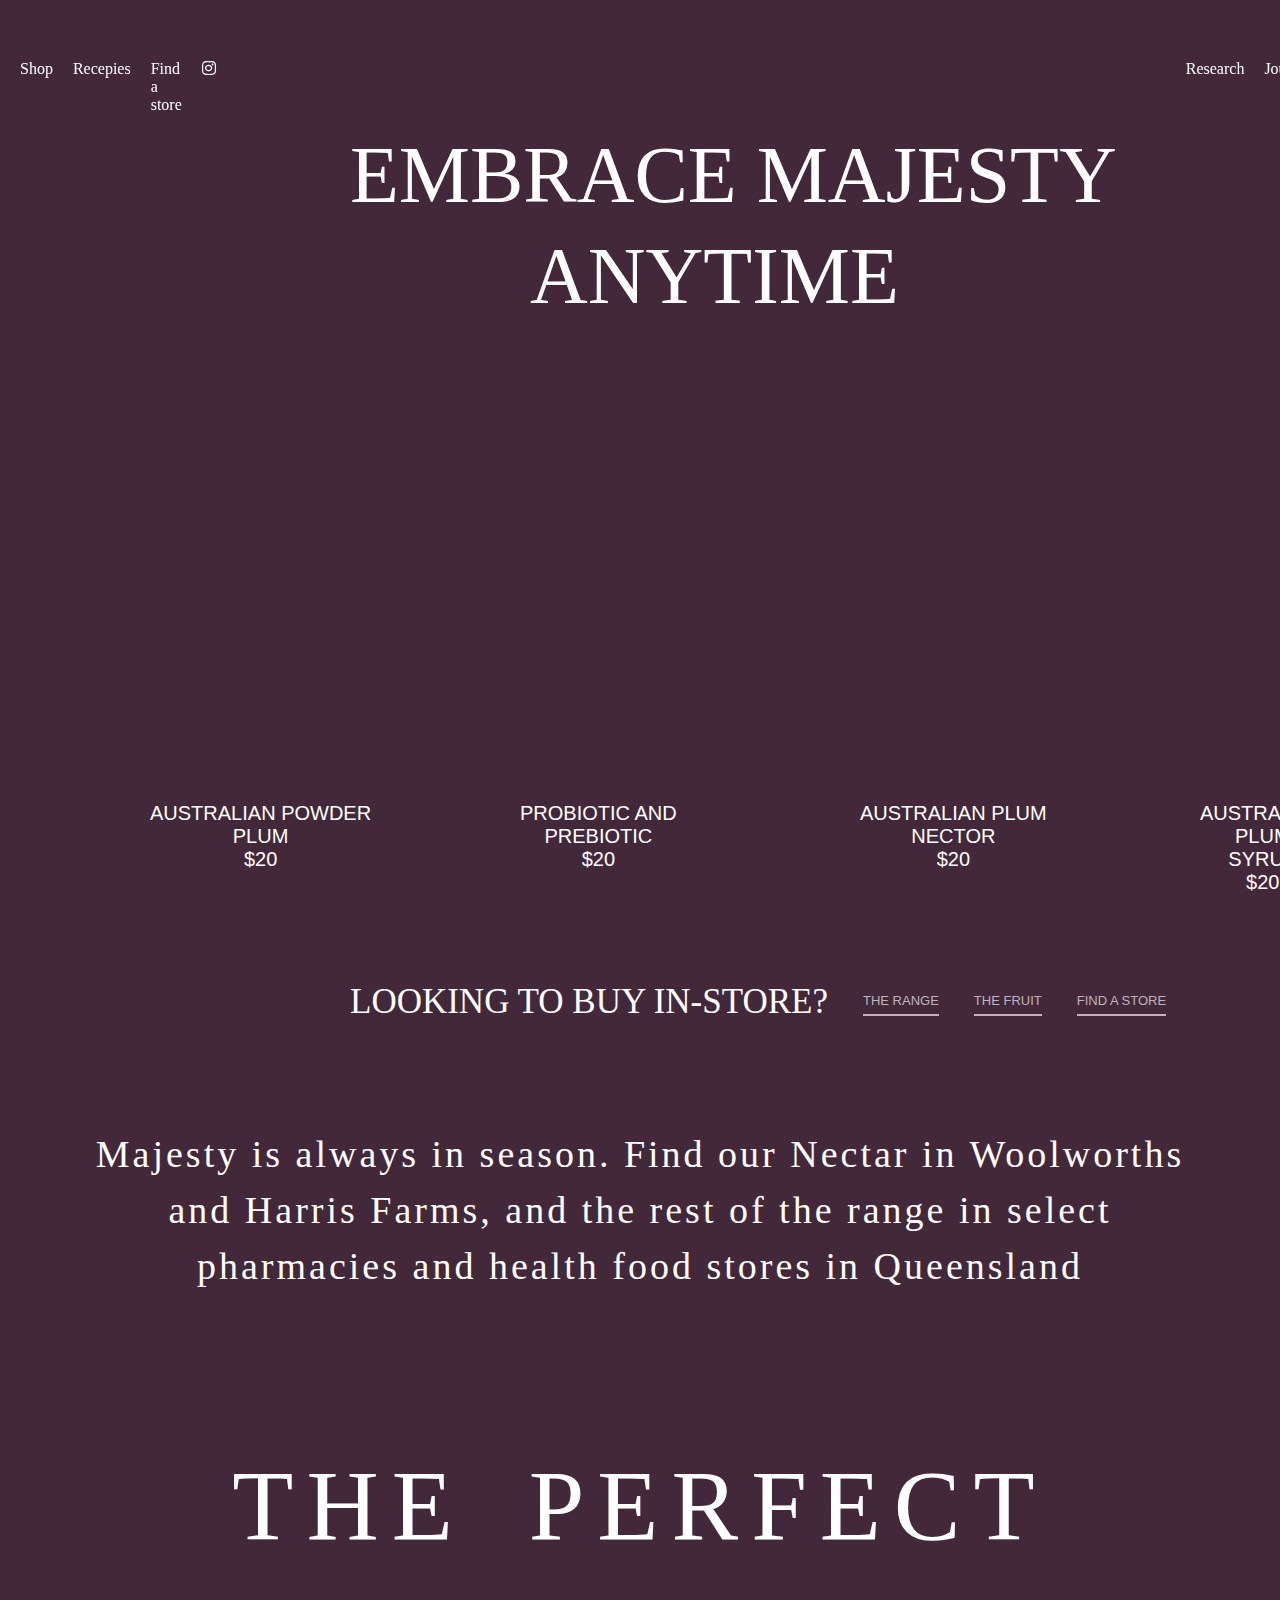
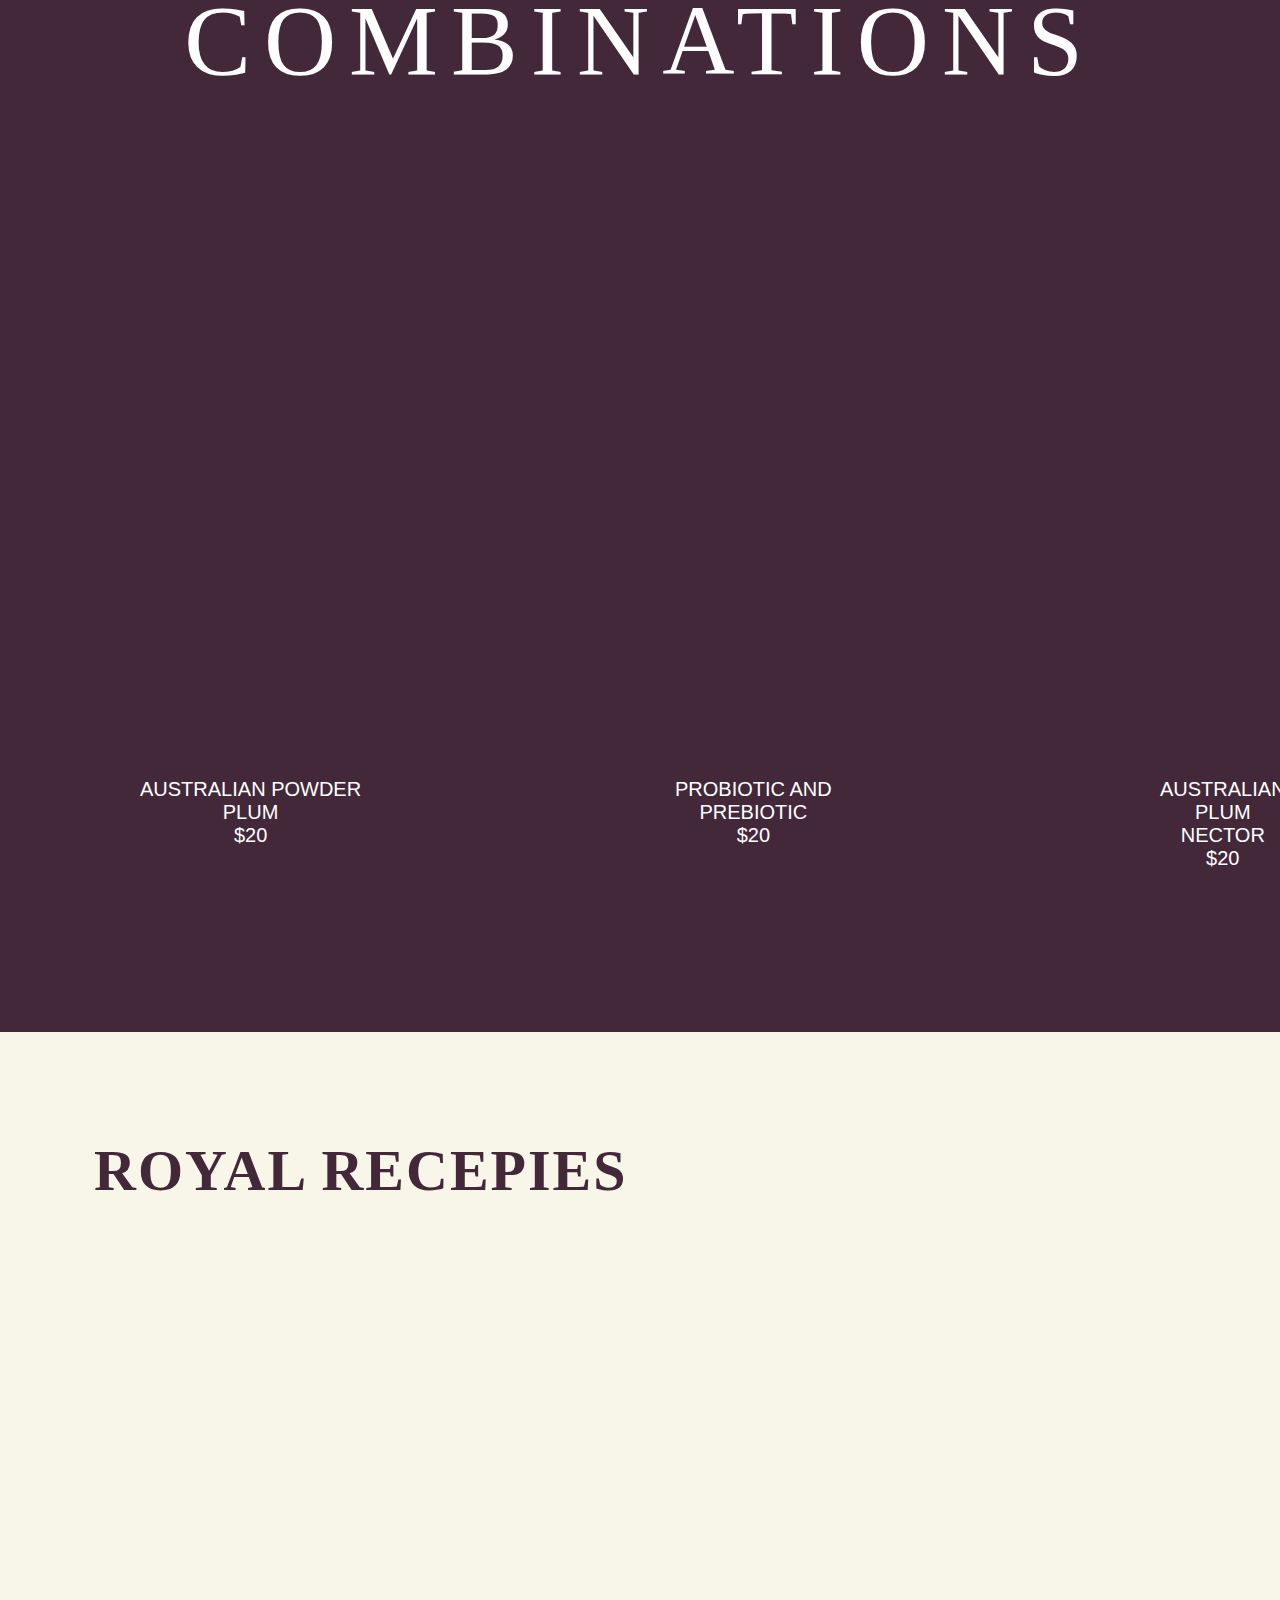
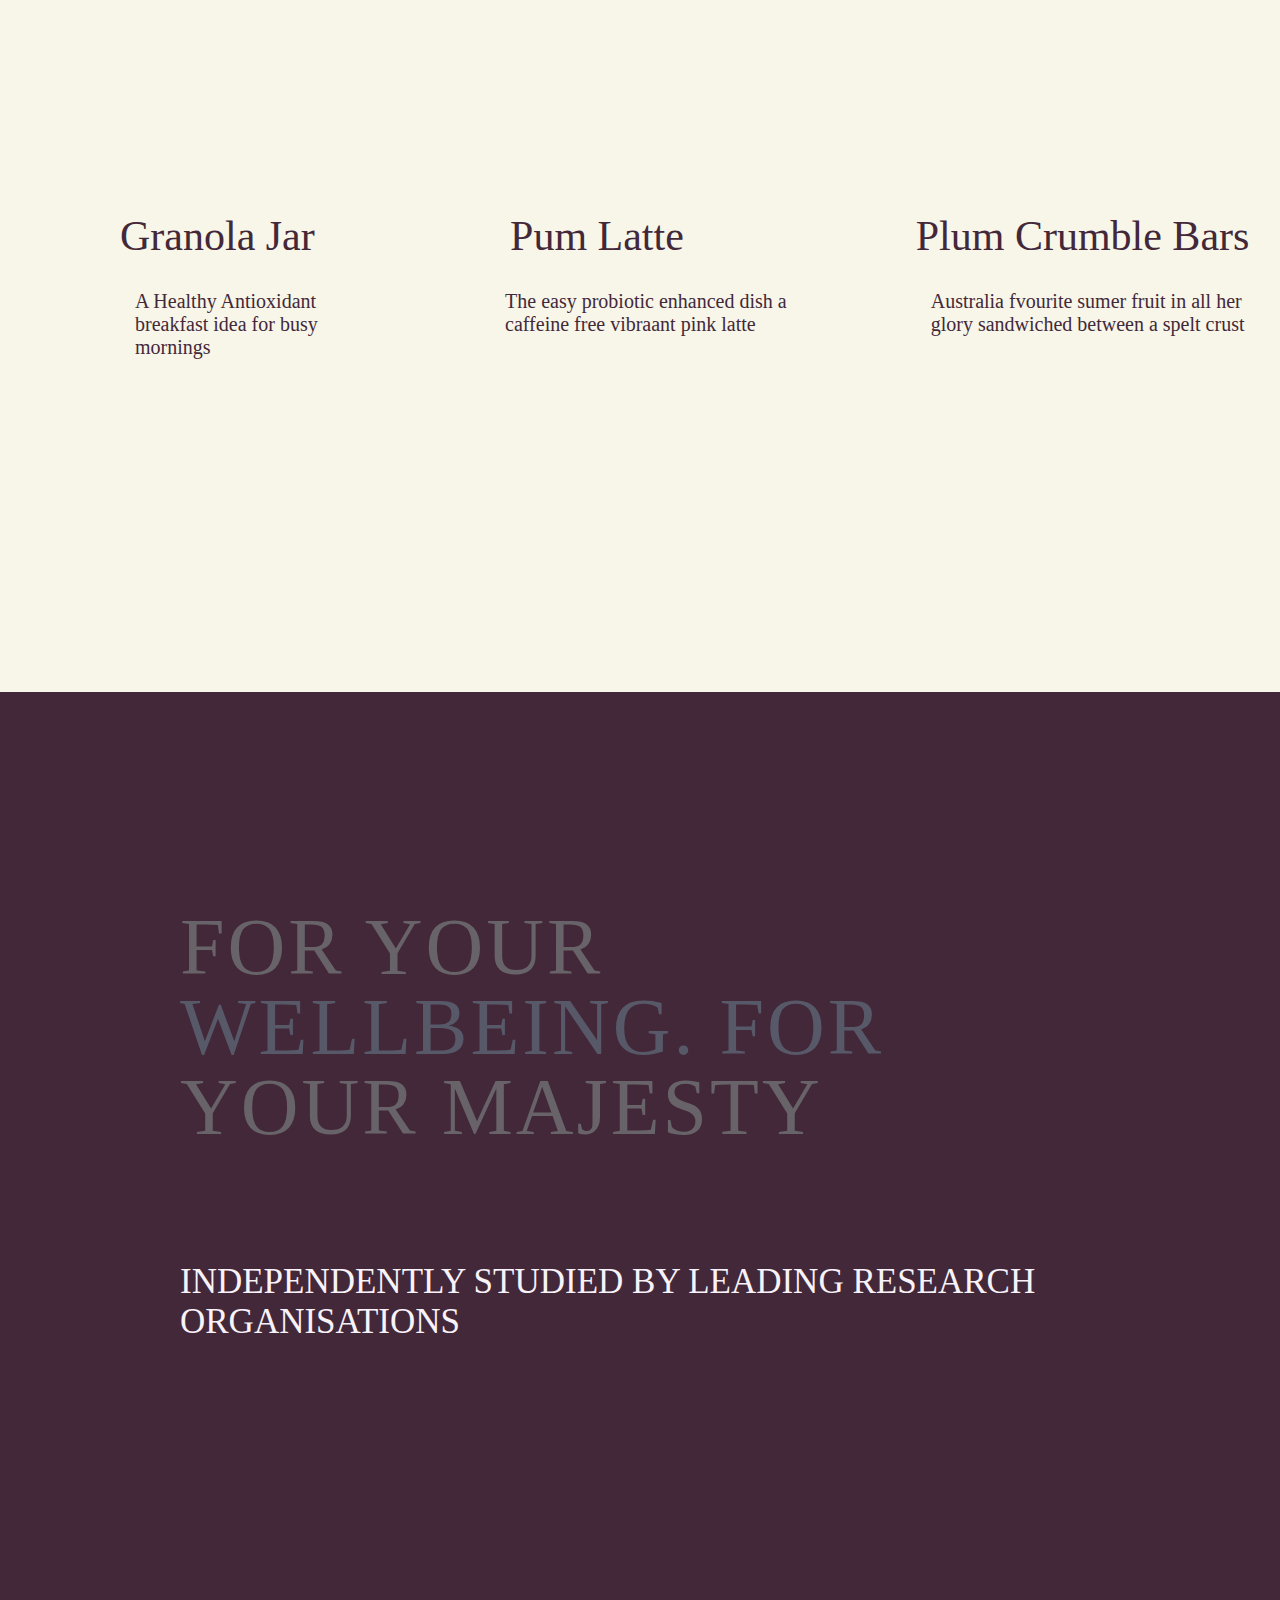
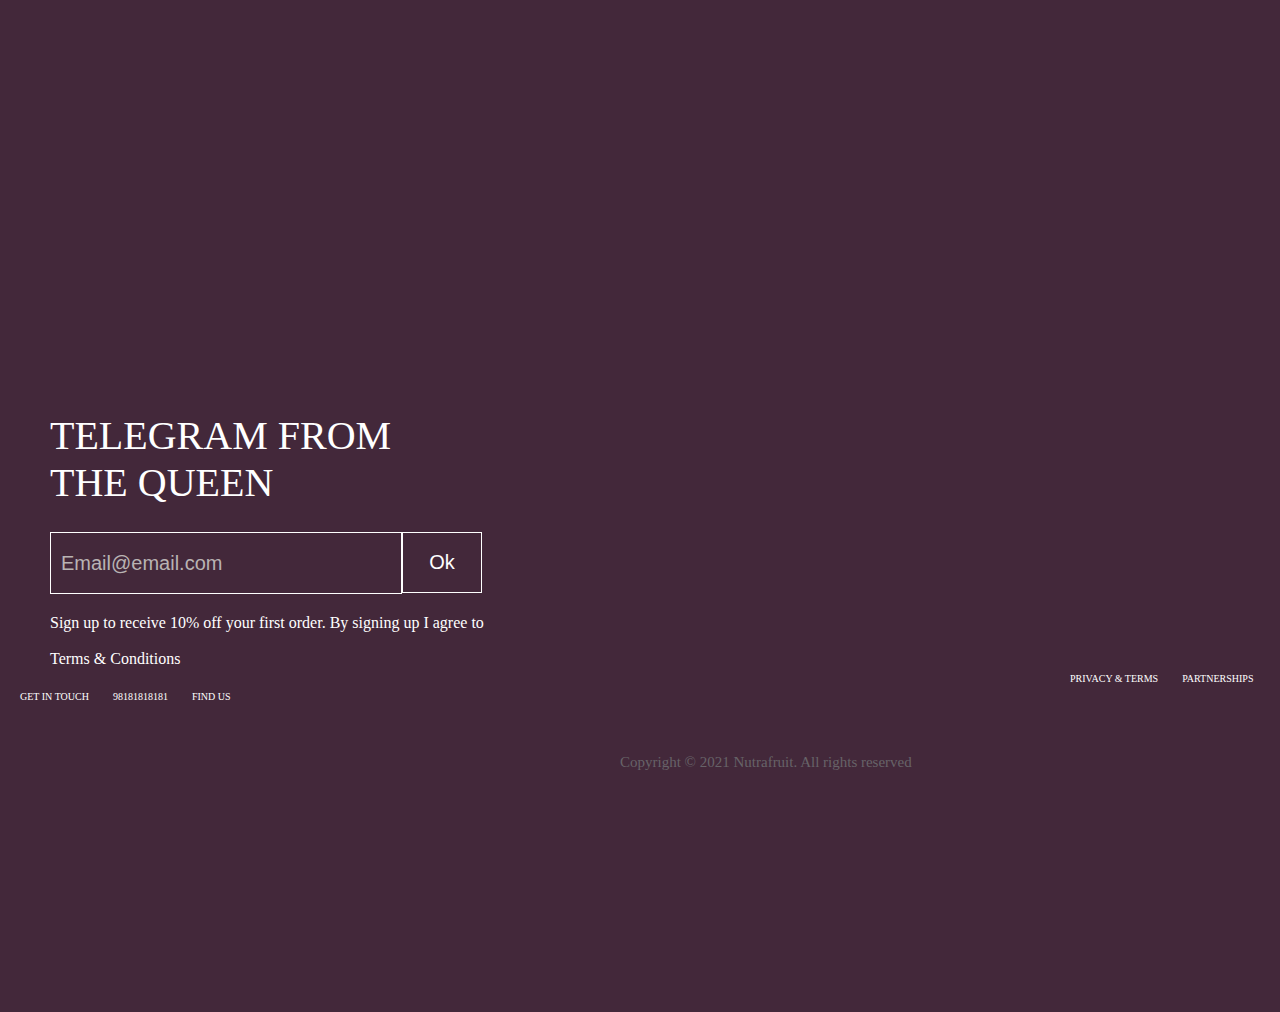
<file: index.html>
<!DOCTYPE html>
<html lang="en">
<head>
    <meta charset="UTF-8">
    <meta name="viewport" content="width=device-width, initial-scale=1.0">
    <title>Shop</title>
    <link rel="stylesheet" href="shop.css">
    <link rel="stylesheet" href="https://cdnjs.cloudflare.com/ajax/libs/font-awesome/6.5.1/css/all.min.css">
    <link rel="stylesheet" href="https://cdnjs.cloudflare.com/ajax/libs/font-awesome/6.5.1/css/all.min.css">
</head>

<body class="">
    
    <nav >
        <a class="anchor" href="shop.html">Shop</a> 
        <a class="anchor" href="https://www.queengarnet.com/recipes">Recepies</a> 
        <a onclick="nav()"  class="anchor" href="#">Find a store</a> 
        <a class="anchor" href=""><i class="fa-brands fa-instagram"></i></a>
        <span id="a"><a class="anchor" href="https://www.queengarnet.com/research">Research</a></span>
        <a class="anchor" href="https://www.queengarnet.com/journal">Journal</a> 
        <a class="anchor" href="Aboutus.html">About us </a>
        <div class="icon-cart anchor"  ><i style="font-size: 20px;" class="fa-solid fa-cart-shopping"> <span class="cartvalue">0</span></i></div>

    </nav>
      
       <h1 id="heading1">EMBRACE MAJESTY</h1>
       <h1 id="heading2">ANYTIME</h1>
       <div class="navbarr flex">
        
      <a class="link"><div id="img"> </div></a> <button class="button1" >AUSTRALIAN POWDER <br> PLUM <br> $20</button>    
      <a class="link2"><div id="img2"> </div></a> <button class="button2" >PROBIOTIC AND <br> PREBIOTIC <br> $20</button>    

      <a class="link3"><div id="img3"> </div></a> <button class="button3" >AUSTRALIAN PLUM <br> NECTOR <br> $20</button>    

      <a class="link4"><div id="img4"> </div></a> <button class="button4" >AUSTRALIAN PLUM <br> SYRUP <br> $20</button>    
       
       </div>
     

       <div class="inline">
        <h3 class="h3tag">LOOKING TO BUY IN-STORE?</h3>
        <button onclick="showRoute('divrange')"  class="range"> THE RANGE   </button>
        <button onclick="showRoute('divfruit')" class="fruit "> THE FRUIT   </button>
        <button onclick="nav()" class="store"> FIND A STORE  </button>
       </div>

       <!-- side navbar -->

       <div id="navbar" class="sidebar">
        <h1 class="hed">FIND A STORE </h1>
        <button onclick="closee()" class="close">X</button>
        <input class="search" id="search-items" onkeyup="search()" type="text" placeholder="Please Enter Your Product">
        <button id="search"><i style="font-size: 24px;" class="fa fa-search" aria-hidden="true"></i></button>
        <p class="navpara">The Queen's extended range of royal products may not be available at every store. To avoid disappointment, please contact the store for product information. If you'd like Queen Garnet products stocked at your local store, please contact us at info@nutrafruit.com.au    </p>
        <div class="scrolll" id="scrolll">
            <h1 class="nav-shop"> <span id="head2">  PLUM =  $20  </span></h1>
            <h1 class="nav-shop"><span id="head2">AUSTRALIAN POWDER = $20 </span></h1>
            <h1 class="nav-shop"> <span id="head2">PROBIOTIC AND PREBIOTIC POWDER = $25 </span></h1>
            <h1 class="nav-shop"><span id="head2">PLUM NECTOR =  $30 </span></h1>
            <h1 class="nav-shop"><span id="head2"> PLUM SYRUP = $40 </span></h1>
            <h1 class="nav-shop"><span id="head2"> PLUM = $20 </span></h1>
            <h1 class="nav-shop"><span id="head2">PROBIOTIC POWDER = $25 </span></h1>
            <h1 class="nav-shop"><span id="head2"> POWDER PLUM = $30 </span></h1>
            <h1 class="nav-shop"><span id="head2"> ROOT = $40 </span></h1>
            <h1 class="nav-shop"><span id="head2"> JAM = $25 </span></h1>
            <h1 class="nav-shop"><span id="head2"> PROBIOTIC JAM = $35 </span></h1>
            <h1 class="nav-shop"><span id="head2">PLUM PURIST = $40 </span></h1>
            <h1 class="nav-shop"><span id="head2">THE DAILY BOOST = $45 </span></h1>
            <h1 class="nav-shop"><span id="head2">THE SUNDAY BAKER = $55 </span></h1>
            <h1 class="nav-shop"><span id="head2"> THE PURPLE BAKER = $55 </span></h1>
            
            
        </div>
       </div>


    <div id="divrange" class="rangee-content active">
        <h2 id="hd1">Majesty is always in season. Find our Nectar in Woolworths</h2>
        <h2 id="hd2">and Harris Farms, and the rest of the range in select</h2>
        <h2 id="hd3">pharmacies and health food stores in Queensland            </h2>
        <h1 id="hd4">THE PERFECT</h1>
        <h1 id="hd5">COMBINATIONS        </h1>
        <div class="flexx">
         <a  href=""><a class="link5"><div id="img"> </div></a> <button class="button5" >AUSTRALIAN POWDER <br> PLUM <br> $20</button>   </a>  
         <a  href=""><a class="link6"><div id="img2"> </div></a> <button class="button6" >PROBIOTIC AND <br> PREBIOTIC <br> $20</button>   </a>  

         <a  href=""><a class="link7"><div id="img3"> </div></a> <button class="button7" >AUSTRALIAN PLUM <br> NECTOR <br> $20</button>   </a>  
        </div>
    </div>
    <div id="divfruit" class="rangee-content">
            <h2 id="hd1">One's visits are fleeting! You can enjoy the majesty of our</h2>
            <h2 id="hd2">fresh, juicy Queen Garnet plums every year from February          </h2>
            <h2 id="hd3">until April. When she's not in season, you can shop her          </h2>
            <h1 id="hd4">PERFECT NEW</h1>
            <h1 id="hd5">PRODUCTS HERE        </h1>
            <div class="flex">
             <a  href=""><a class="link5"><div id="img"> </div></a> <button class="button5" >THE PLUM  <br> PURIST <br> $200</button>   </a>  
             <a  href=""><a class="link6"><div id="img2"> </div></a> <button class="button6" >THE DAILY  <br> BOOST <br> $100</button>   </a>  
    
             <a  href=""><a class="link7"><div id="img3"> </div></a> <button class="button7" >THE SUNDAY  <br> BAKER <br> $120</button>   </a>  
            </div>
    </div>
     <div class="recepies">
        <h2 class="royal">    ROYAL RECEPIES</h2>
        <div class="recepiecontainer">
            <div class="container1">
                <div class="classs imgg1"></div>
            </div>
            <div class="container2">
                <div class="classs imgg2"></div>
            </div>
            <div class="container3">
                <div class="classs imgg3"></div>
            </div>
        </div>
        <div class="details">
            <div class="inner">
               <a style="color: #43283A;  text-decoration: none;" href="https://www.queengarnet.com/recipes/granola-jar"> <h1 class="name">Granola Jar</h1></a>
               <a style="color: #43283A;  text-decoration: none;" href="https://www.queengarnet.com/recipes/granola-jar"> <p class="parafor">A Healthy Antioxidant breakfast idea for busy mornings</p></a>
            </div>
            <div class="inner">
                <a href="https://www.queengarnet.com/recipes/plum-latte"></a><h1 class="name name1">Pum Latte</h1></a>
                <a href="https://www.queengarnet.com/recipes/plum-latte"></a><p class="parafor ">The easy probiotic enhanced dish a caffeine free vibraant pink latte</p></a>
            </div>
            <div class="inner">
                <a href="https://www.queengarnet.com/recipes/plum-crumble-bars"></a><h1 class="name">Plum Crumble Bars</h1></a>
                <a href="https://www.queengarnet.com/recipes/plum-crumble-bars"></a><p class="parafor">Australia  fvourite sumer fruit in all her glory sandwiched between a spelt crust</p></a>
            </div>
     </div>
     </div>


     <div class="plum">
        <h2 id="hone">FOR YOUR </h2>
        <h2 id="htwo">  WELLBEING. FOR</h2>
          <h2 id="hthree">   YOUR MAJESTY</h2>
          <h3 id="hfour">INDEPENDENTLY STUDIED BY LEADING RESEARCH ORGANISATIONS</h3>
         </div>
  
  
         <div class="last">
          <div class="logo">
           
          </div>
          <h1 class="hone">TELEGRAM FROM <br> THE QUEEN</h1>
          <input class="form" type="email" placeholder="Email@email.com">
          <button class="buttonn">Ok</button>
          <p class="pg">Sign up to receive 10% off your first order. By signing up I agree to  <br> <br> Terms & Conditions</p>
          <h2 class="nature">NutraFruit</h3>
              <h3 class="focus">Naturally better</h3>
              
                  <a class="linkk links"  href="">PRIVACY & TERMS</a>
                  <a class="linkk" href="">PARTNERSHIPS</a>
                  <a class="linkk" href="">GET IN TOUCH</a>
                  <a class="linkk" href="">98181818181</a>
                   <a class="linkk" href="">FIND US</a>
             
              <p class="done">Copyright © 2021 Nutrafruit. All rights reserved</p>
         </div>
         

<!-- cart -->

<div class="cartTab"> 
    <h1>Shopping Cart</h1>

    <!-- list of items in cart -->
    <div class="listCart">
        
    </div>

    <!-- cartbuttons -->
    <div class="btnn">
        <button class="closee">CLOSE</button>
        <button class="checkOut">Check Out</button>
    </div>
</div>


        
    
        <script src="shop.js"></script>
        <script src="cart.js"></script>
      
</body>
</html>
</file>
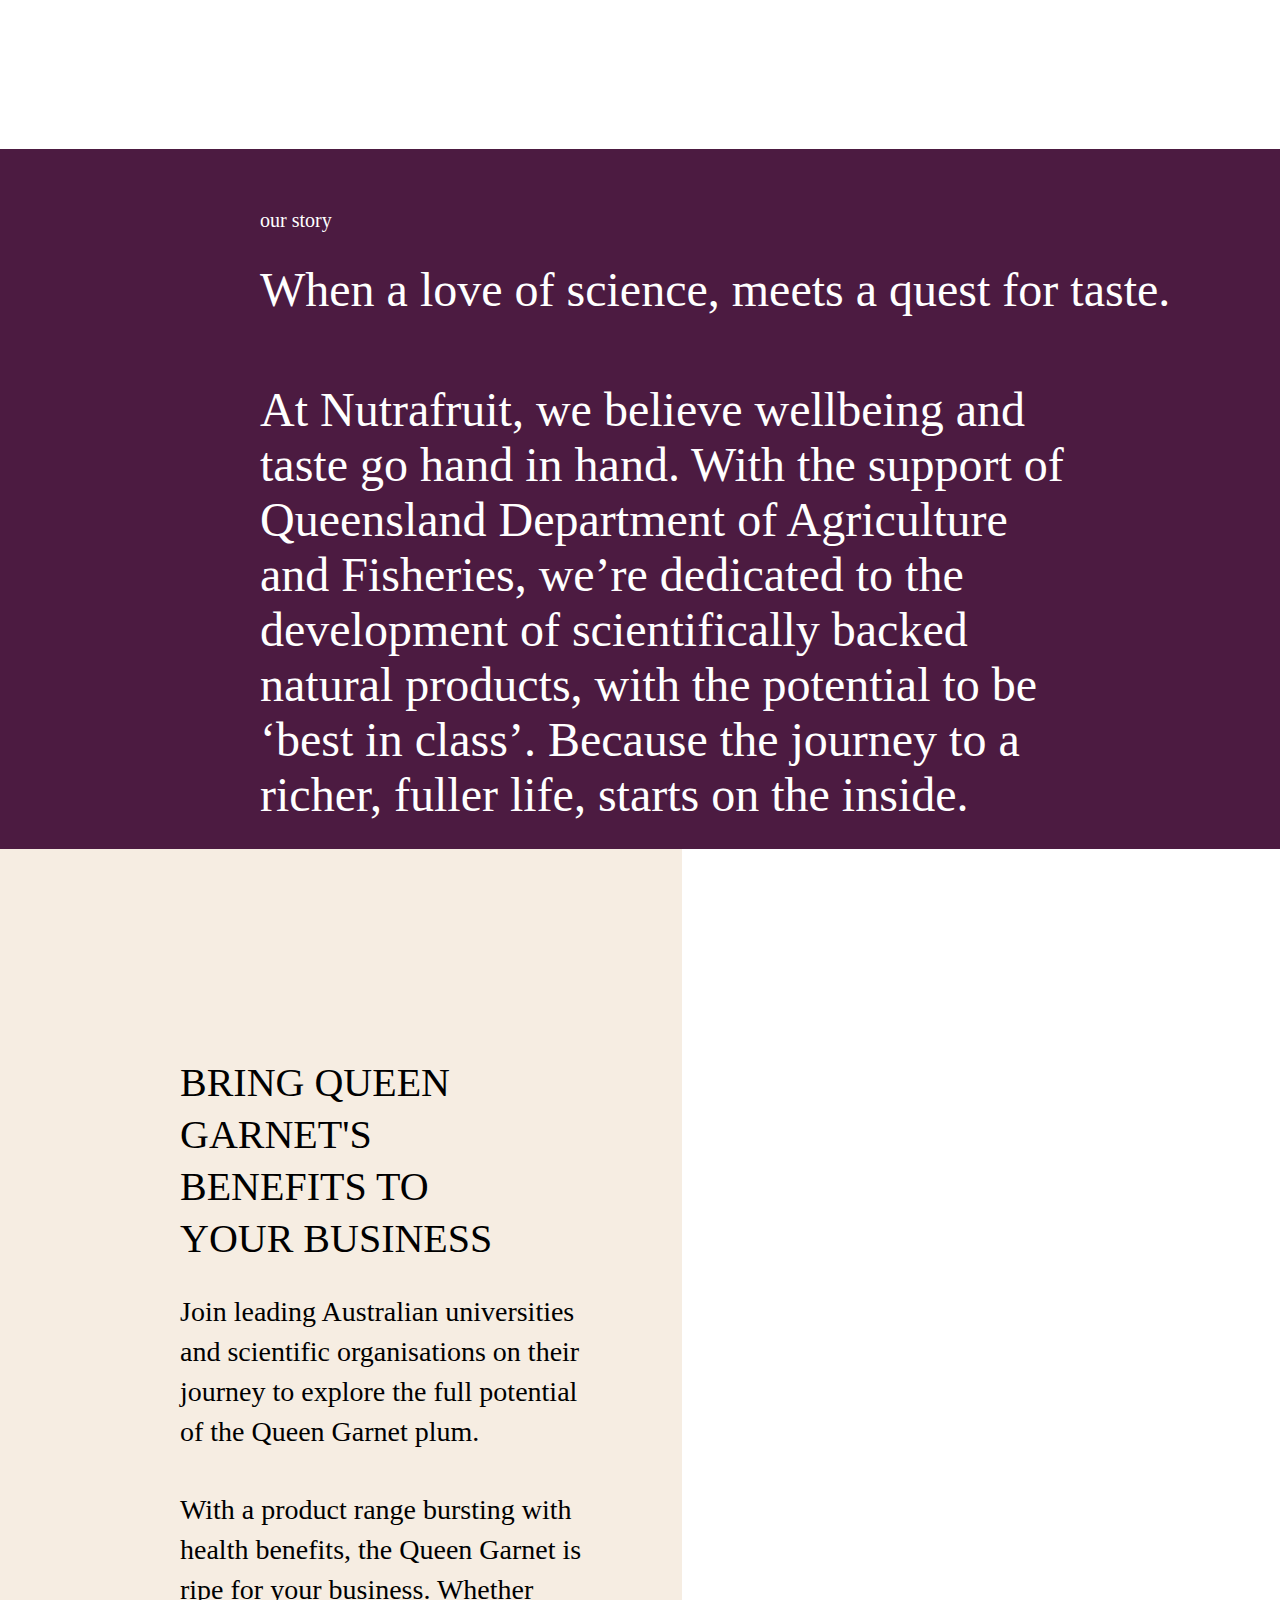
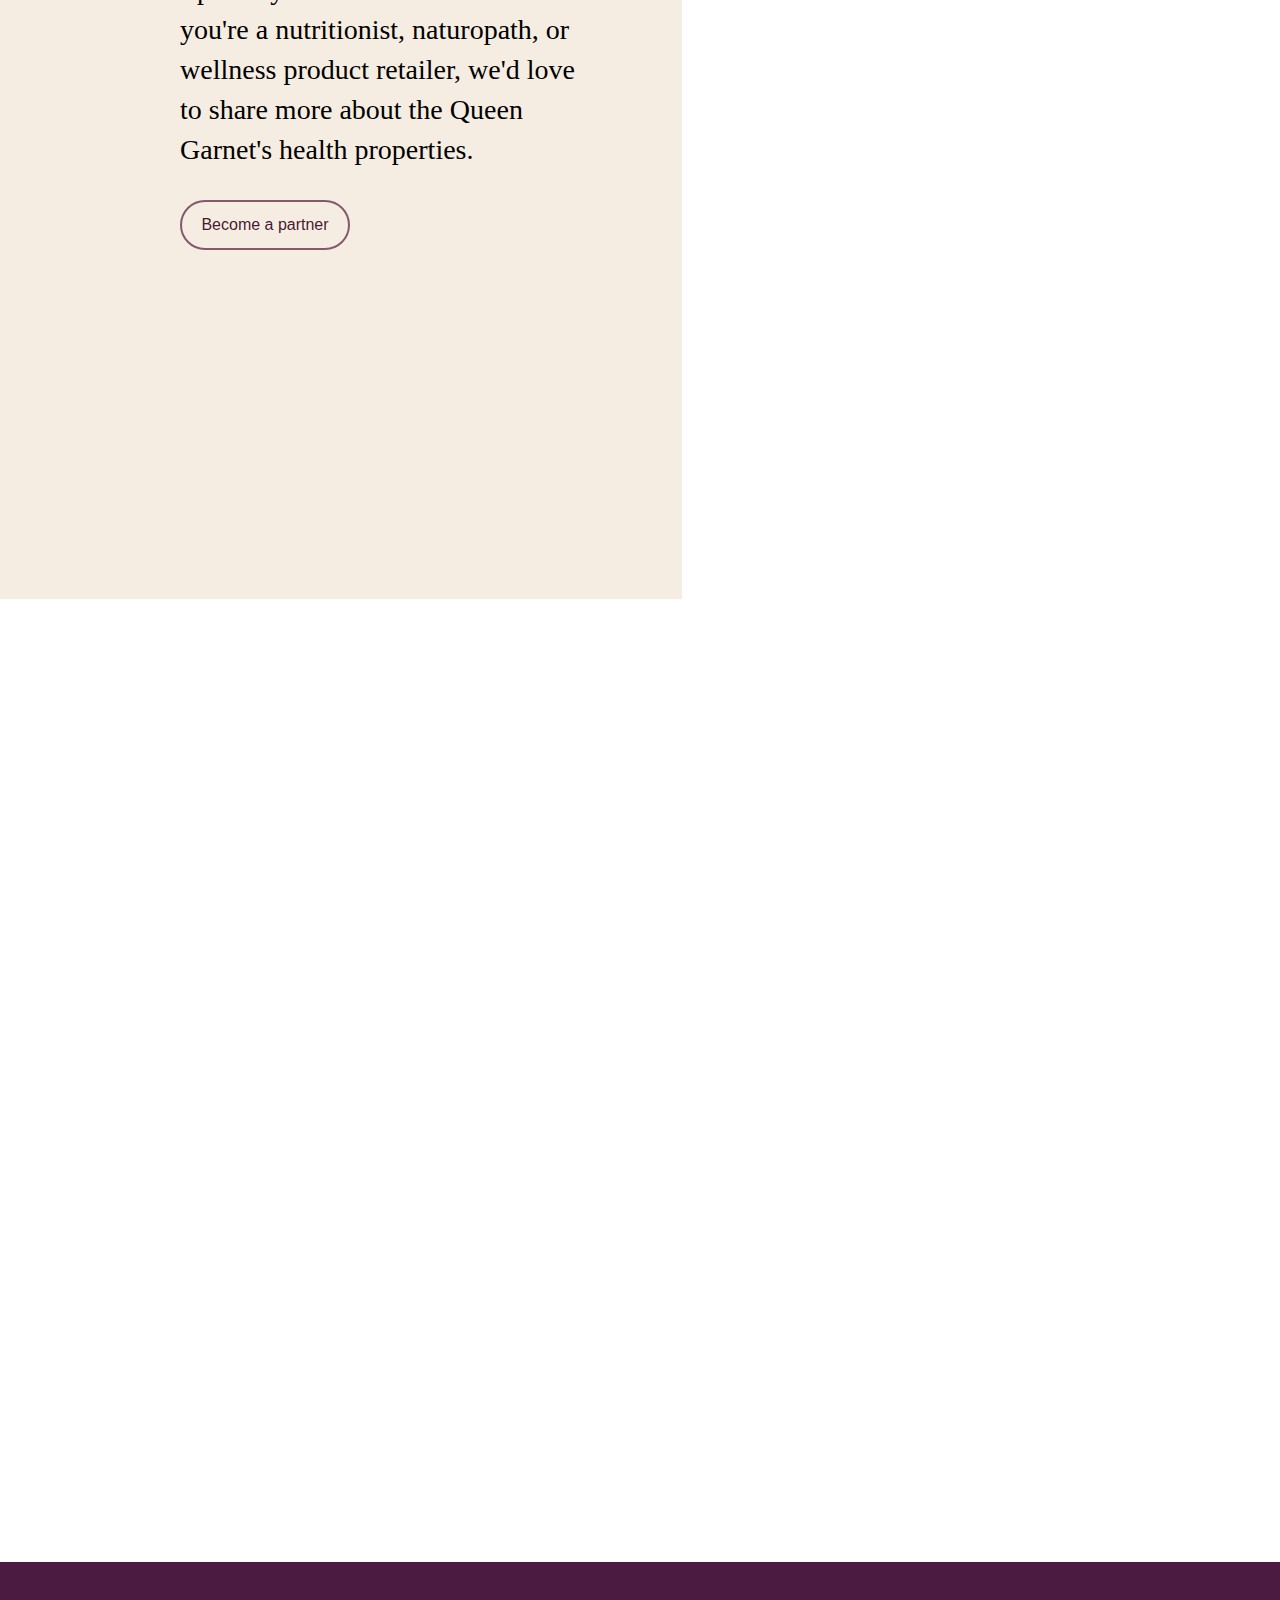
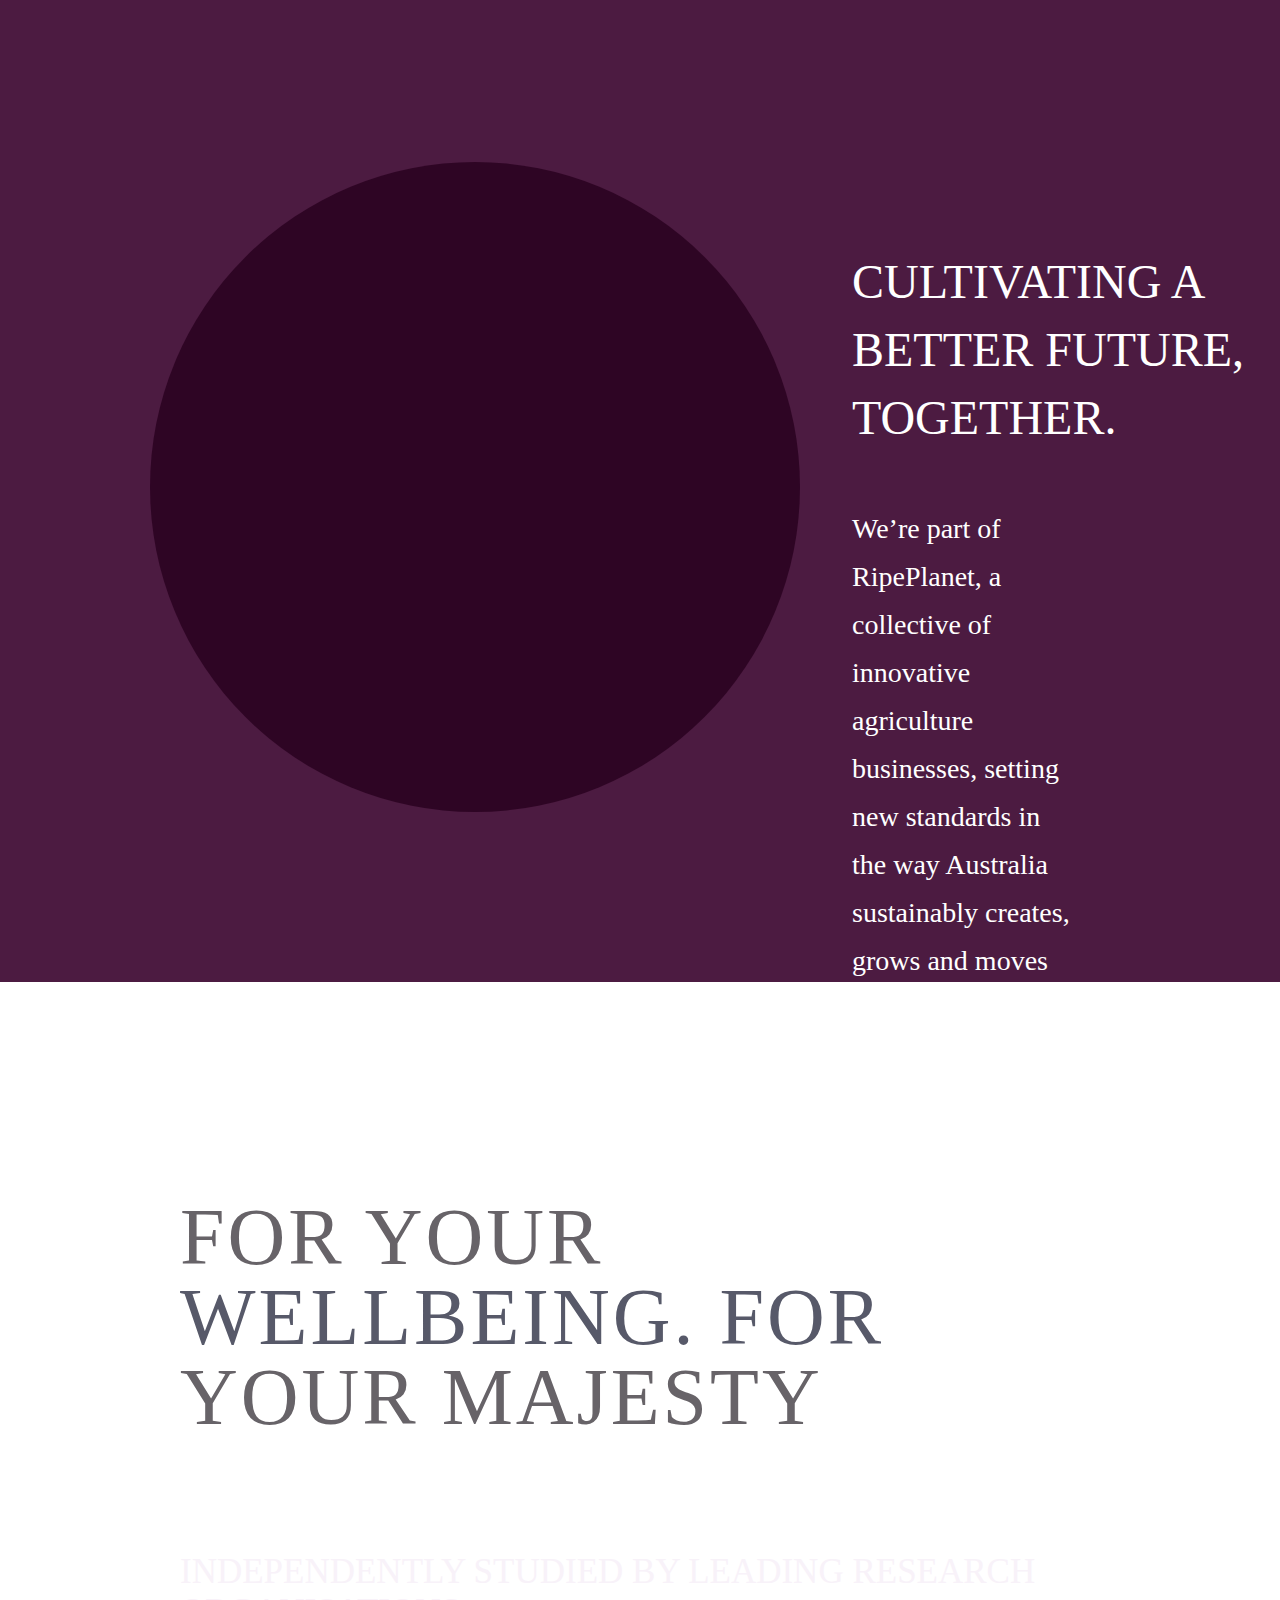
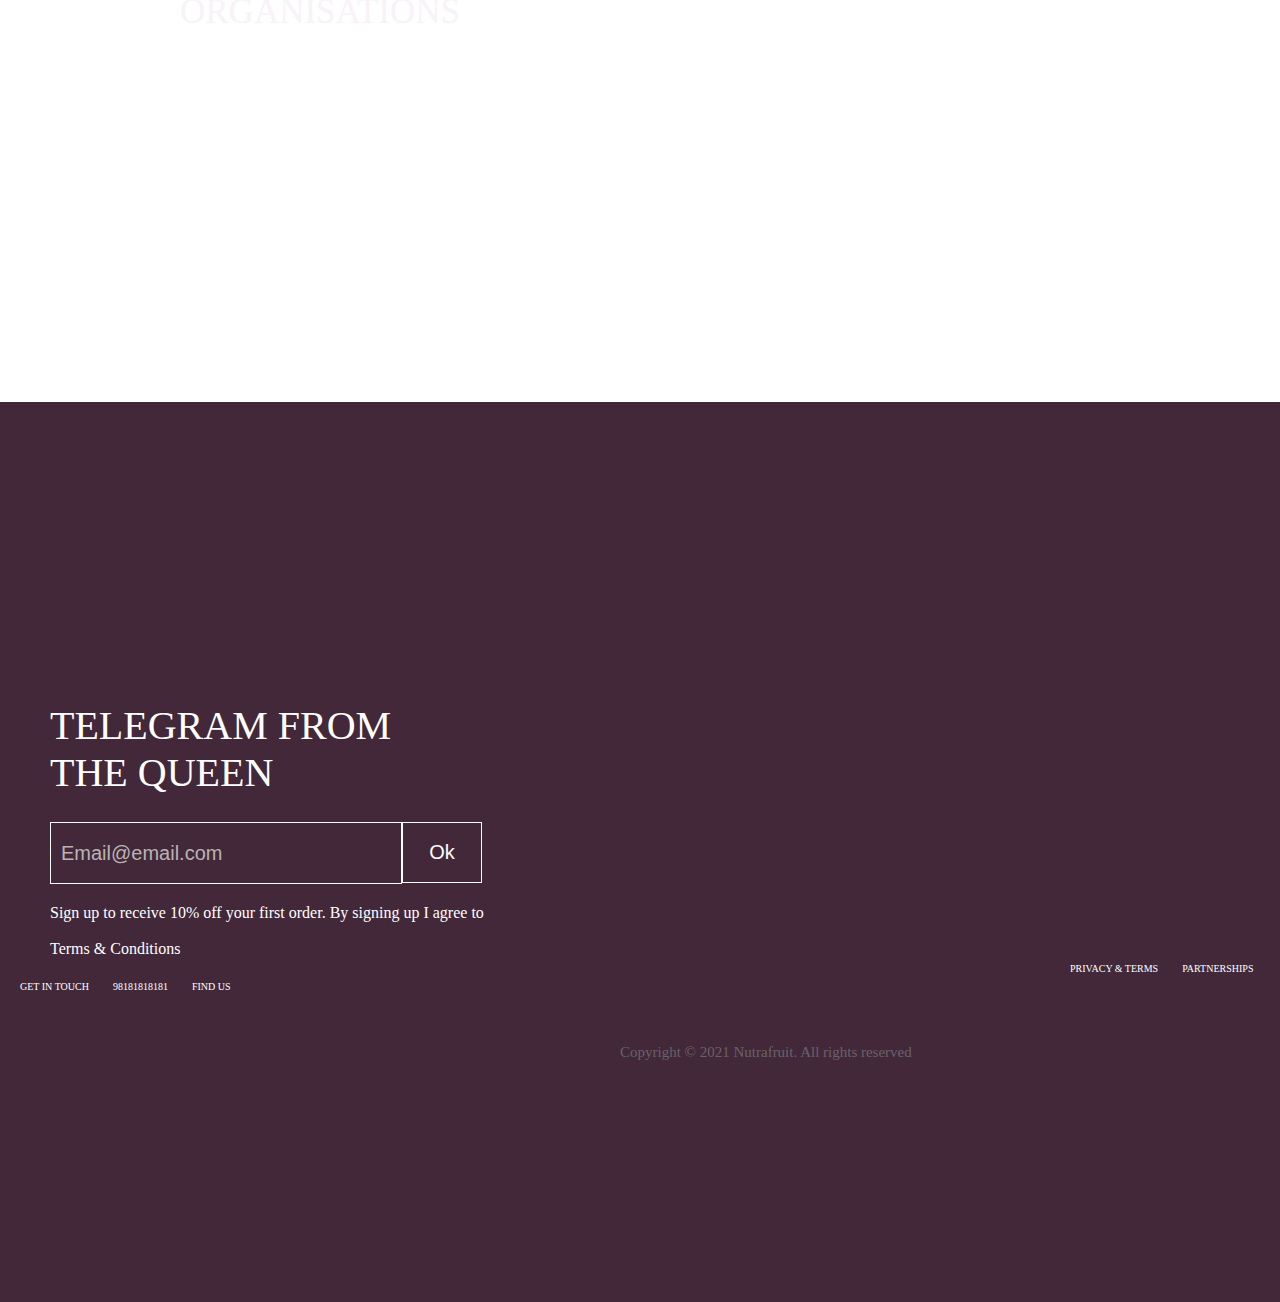
<file: Aboutus.html>
<!DOCTYPE html>
<html lang="en">
<head>
    <meta charset="UTF-8">
    <meta name="viewport" content="width=device-width, initial-scale=1.0">
    <title>Document</title>
    <link rel="stylesheet" href="aboutus.css">
    <link rel="stylesheet" href="https://cdnjs.cloudflare.com/ajax/libs/font-awesome/6.5.1/css/all.min.css">
</head>
<body>
    <div id="main">
       <div id="video"><video  muted  autoplay   src="https://cdn.sanity.io/files/iru36z53/production/9026ed37d2d651806b0f3f608e5a1b080b4fb42d.mp4"></video></div> 
    <!-- <div style="height: 1000px; width: 100%; background-color: aqua; background-attachment: fixed;"></div> -->
    </div>
    <nav>
        <a class="anchor" href="shop.html">Shop</a> 
        <a class="anchor" href="https://www.queengarnet.com/recipes">Recepies</a> 
        <a onclick="nav()" class="anchor" href="#">Find a store</a> 
        <a class="anchor" href=""><i class="fa-brands fa-instagram"></i></a>
        <a id="a"><a class="anchor" href="https://www.queengarnet.com/research">Research</a> </a>
        <a class="anchor" href="https://www.queengarnet.com/journal">Journal</a> 
       
        <a class="anchor" href="Aboutus.html">About us </a>
        <a class="anchor" href=""><i class="fa-solid fa-cart-shopping"><span class="cartvalue">0</span></i></a>

       </nav>
   
     
        
        <span id="b">NURTURED BY</span><br>
        <span id="c">NUTRAFRUIT</span>
        
        <div id="second">
            <h3 id="story">our story</h3>
           <p id="d">When a love of science, meets a quest for taste.</p>
           <p id="e">At Nutrafruit, we believe wellbeing and taste go hand in hand. With the support of Queensland Department of Agriculture and Fisheries, we’re dedicated to the development of scientifically backed natural products, with the potential to be ‘best in class’. Because the journey to a richer, fuller life, starts on the inside.</p>
        </div>
       <div id="two">
        <div id="f">
            <h2 id="h">BRING QUEEN</h2>
            <h2 id="i">GARNET'S</h2>
            <h2 id="j">BENEFITS TO</h2>
            <h2 id="k">YOUR BUSINESS</h2>

            <p id="para1"> Join leading Australian universities and scientific organisations on their journey to explore the full potential of the Queen Garnet plum.

            </p>
            <br>
            <p id="para2">
                With a product range bursting with health benefits, the Queen Garnet is ripe for your business. Whether you're a nutritionist, naturopath, or wellness product retailer, we'd love to share more about the Queen Garnet's health properties.
            </p> 

            <button class="button">
                Become a partner
            </button>
        </div>
        <div id="g"></div>
       </div>
       <div class="img">

       </div>

       <div class="poster">
        
        <div class="circle">
          <div class="product"></div>
        </div>
        <div class="heading">
            <h2 id="one">CULTIVATING A</h2>
            <h2 id="twoo">BETTER FUTURE,</h2>
            <h2 id="three">TOGETHER.</h2>
            <p id="par">We’re part of RipePlanet, a collective of innovative agriculture businesses, setting new standards in the way Australia sustainably creates, grows and moves fresh produce.</p>
            <button id="click">VISIT RIPE PLANET</button>
        </div>
        
       </div>

       <div class="plum">
      <h2 id="hone">FOR YOUR </h2>
      <h2 id="htwo">  WELLBEING. FOR</h2>
        <h2 id="hthree">   YOUR MAJESTY</h2>
        <h3 id="hfour">INDEPENDENTLY STUDIED BY LEADING RESEARCH ORGANISATIONS</h3>
       </div>


       <div class="last">
        <div class="logo">
         
        </div>
        <h1 class="hone">TELEGRAM FROM <br> THE QUEEN</h1>
        <input class="form" type="email" placeholder="Email@email.com">
        <button class="buttonn">Ok</button>
        <p class="pg">Sign up to receive 10% off your first order. By signing up I agree to  <br> <br> Terms & Conditions</p>
        <h2 class="nature">NutraFruit</h3>
            <h3 class="focus">Naturally better</h3>
            
                <a class="linkk links"  href="">PRIVACY & TERMS</a>
                <a class="linkk" href="">PARTNERSHIPS</a>
                <a class="linkk" href="">GET IN TOUCH</a>
                <a class="linkk" href="">98181818181</a>
                 <a class="linkk" href="">FIND US</a>
           
            <p class="done">Copyright © 2021 Nutrafruit. All rights reserved</p>
       </div>
      


<!-- navbar -->

<div id="navbar" class="sidebar">
    <h1 class="hed">FIND A STORE </h1>
    <button onclick="closee()" class="close">X</button>
    <input class="search" id="search-items" onkeyup="search()" type="text" placeholder="Please Enter Your Product">
    <button id="search"><i style="font-size: 24px;" class="fa fa-search" aria-hidden="true"></i></button>
    <p class="navpara">The Queen's extended range of royal products may not be available at every store. To avoid disappointment, please contact the store for product information. If you'd like Queen Garnet products stocked at your local store, please contact us at info@nutrafruit.com.au    </p>
    <div class="scrolll" id="scrolll">
        <h1 class="nav-shop"> <span id="head2">  PLUM =  $20  </span>  </h1>
        <h1 class="nav-shop"> <span id="head2">AUSTRALIAN POWDER = $20 </span>  </h1>
        <h1 class="nav-shop"> <span id="head2">PROBIOTIC AND PREBIOTIC POWDER = $25 </span>  </h1>
        <h1 class="nav-shop"> <span id="head2">PLUM NECTOR =  $30 </span>  </h1>
        <h1 class="nav-shop"> <span id="head2"> PLUM SYRUP = $40 </span> </h1>
        <h1 class="nav-shop"> <span id="head2"> PLUM = $20 </span> </h1>
        <h1 class="nav-shop"> <span id="head2">PROBIOTIC POWDER = $25 </span> </h1>
        <h1 class="nav-shop"> <span id="head2"> POWDER PLUM = $30 </span> </h1>
        <h1 class="nav-shop"> <span id="head2"> ROOT = $40 </span> </h1>
        <h1 class="nav-shop"> <span id="head2"> JAM = $25 </span> </h1>
        <h1 class="nav-shop"> <span id="head2"> PROBIOTIC JAM = $35 </span>  </h1>
        <h1 class="nav-shop"> <span id="head2">PLUM PURIST = $40 </span> </h1>
        <h1 class="nav-shop"> <span id="head2">THE DAILY BOOST = $45 </span> </h1>
        <h1 class="nav-shop"> <span id="head2">THE SUNDAY BAKER = $55 </span> </h1>
        <h1 class="nav-shop"> <span id="head2"> THE PURPLE BAKER = $55 </span> </h1>
        
        
    </div>
   </div>
      

  <!-- <script src="about.js"></script> -->
  <script src="shop.js"></script>
</body>
</html>
</file>
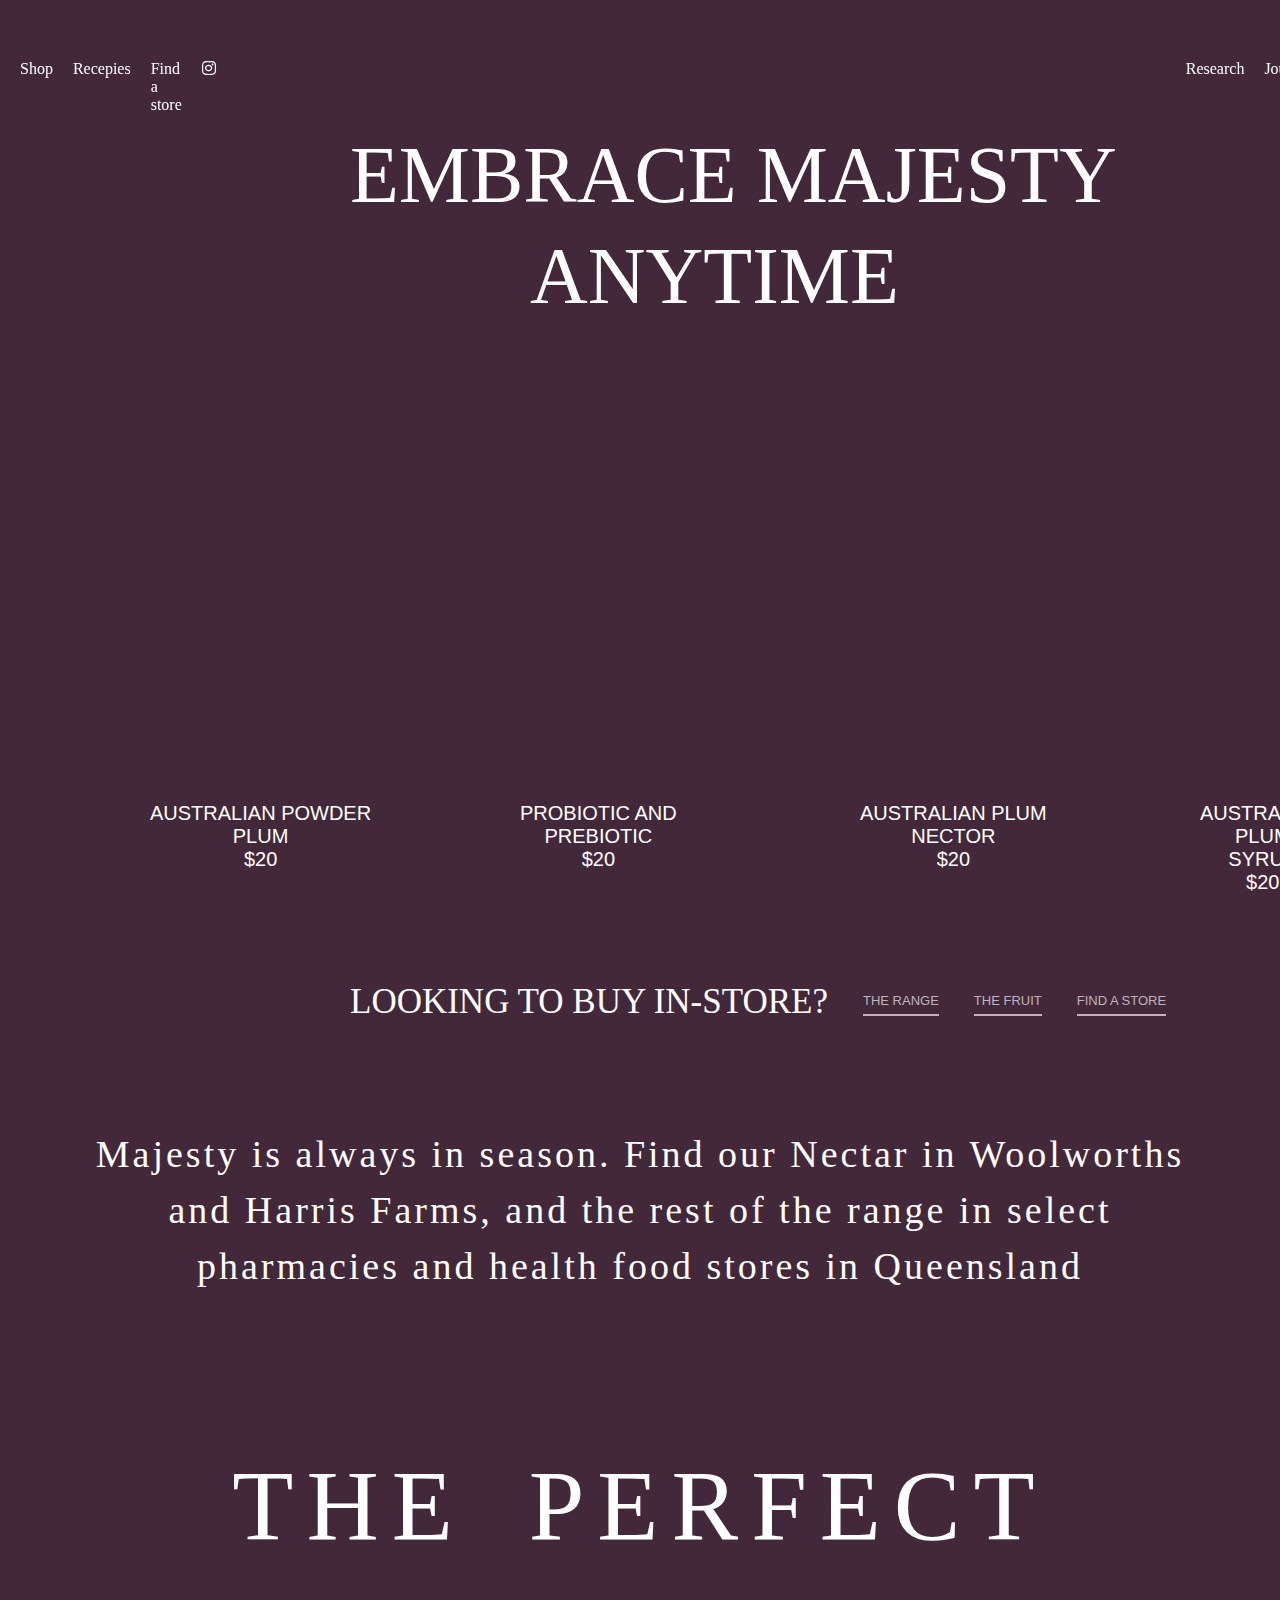
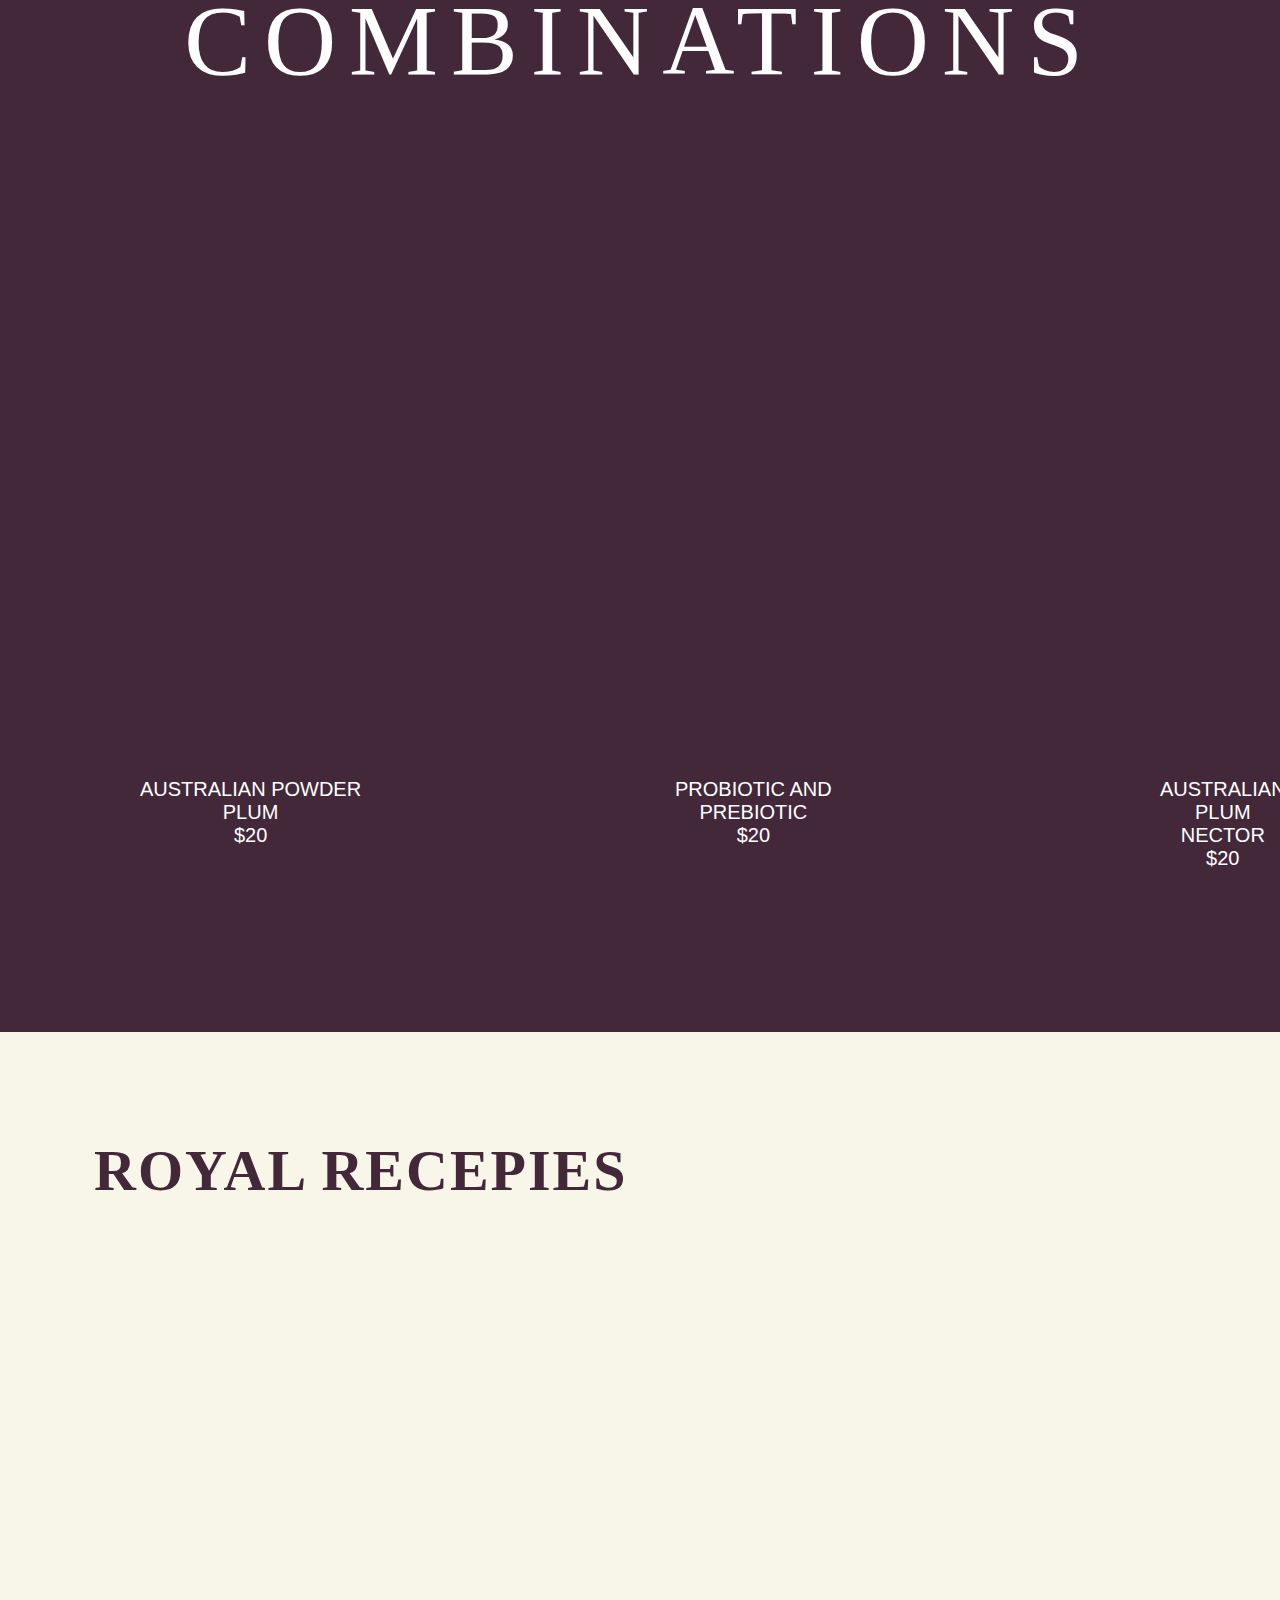
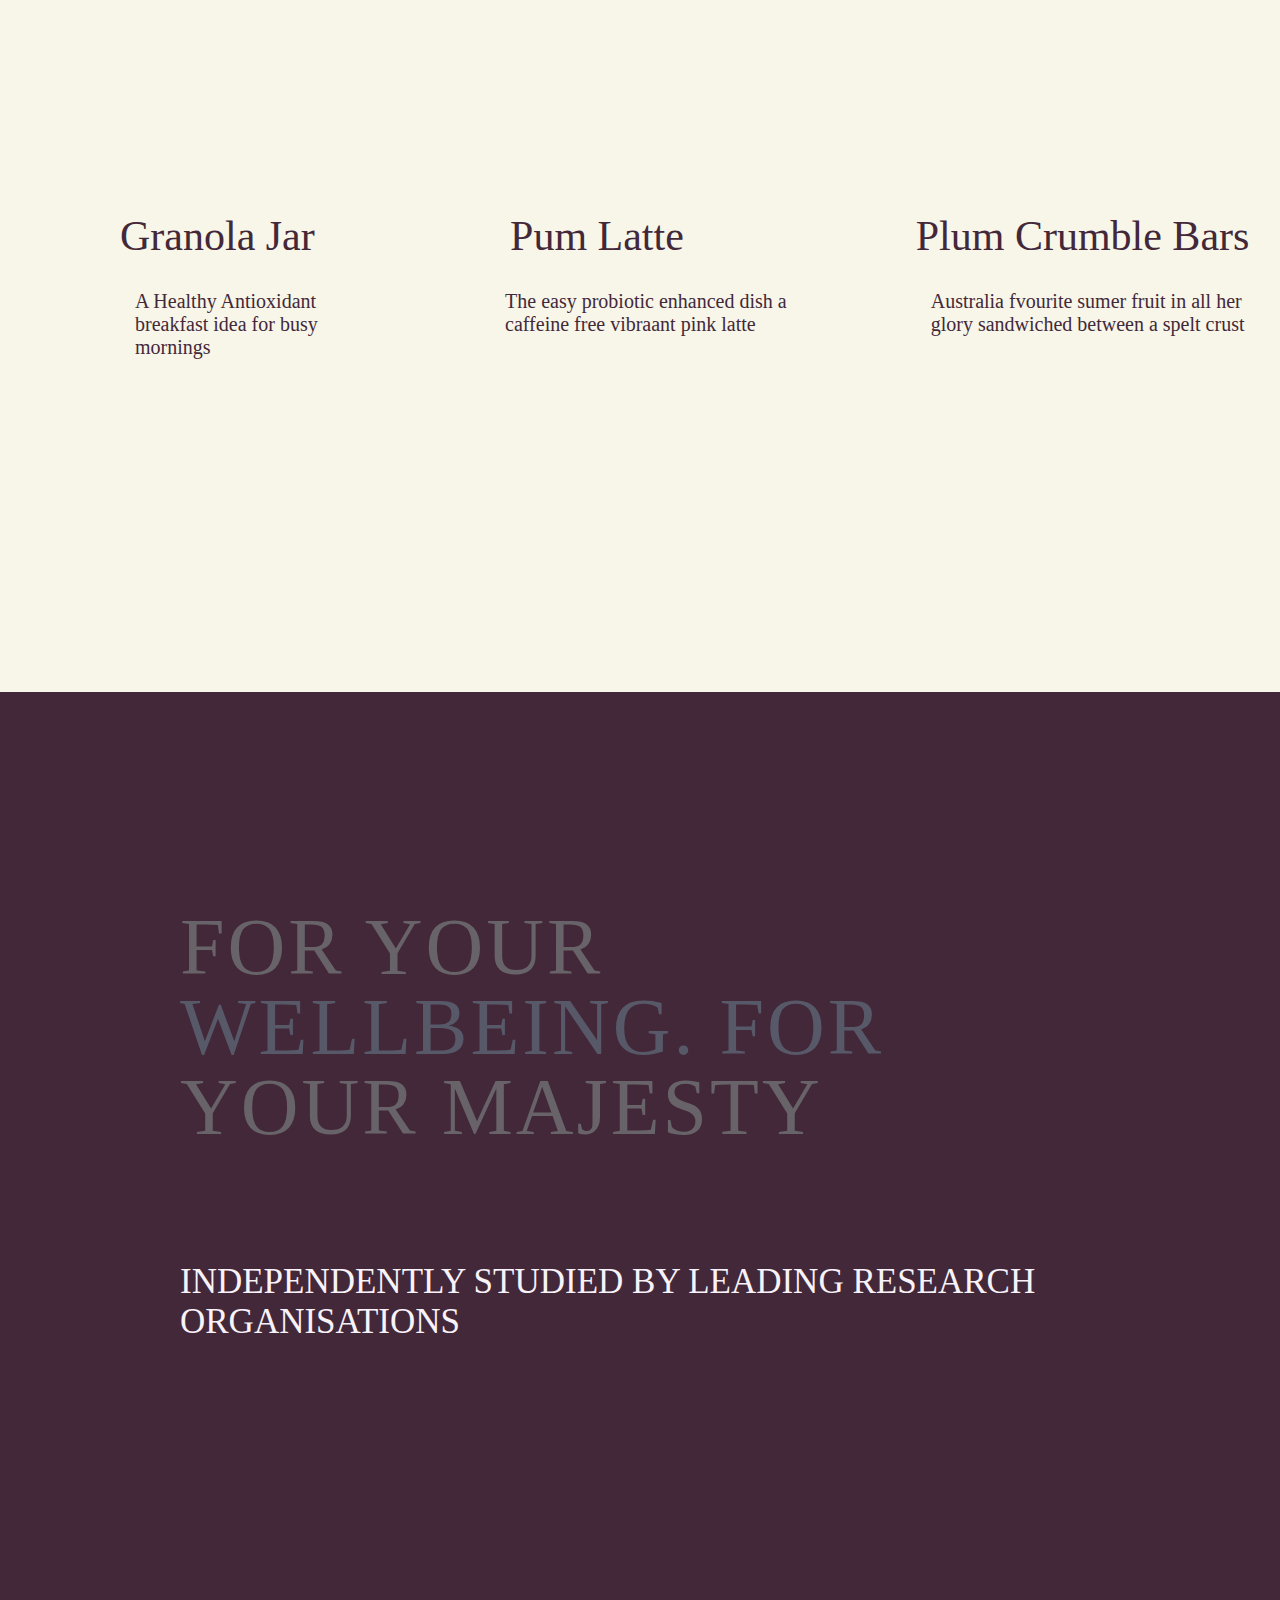
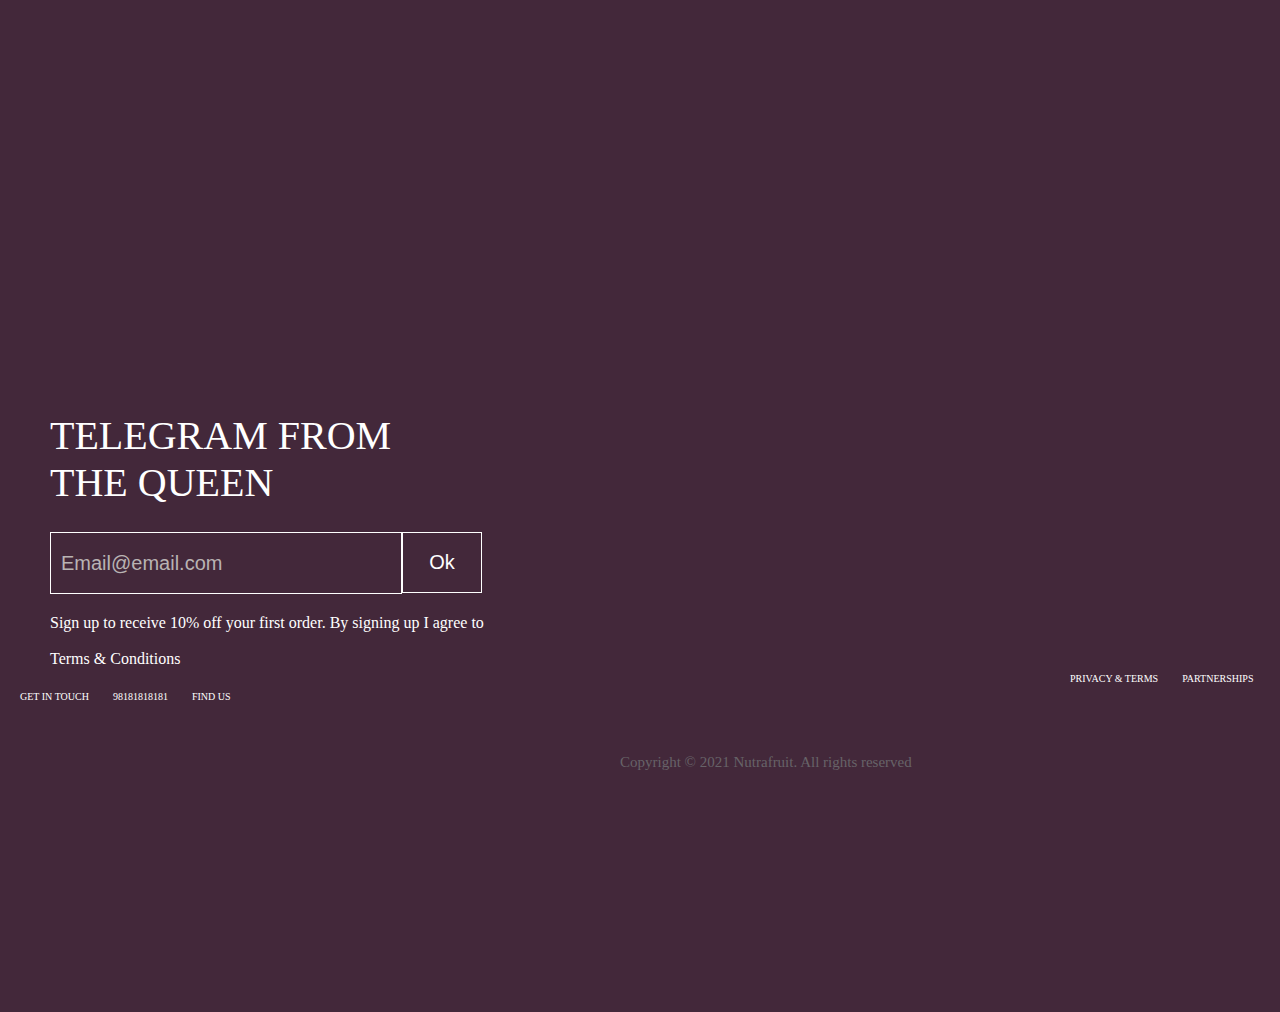
<file: shop.html>
<!DOCTYPE html>
<html lang="en">
<head>
    <meta charset="UTF-8">
    <meta name="viewport" content="width=device-width, initial-scale=1.0">
    <title>Shop</title>
    <link rel="stylesheet" href="shop.css">
    <link rel="stylesheet" href="https://cdnjs.cloudflare.com/ajax/libs/font-awesome/6.5.1/css/all.min.css">
    <link rel="stylesheet" href="https://cdnjs.cloudflare.com/ajax/libs/font-awesome/6.5.1/css/all.min.css">
</head>

<body class="">
    
    <nav >
        <a class="anchor" href="C:\Users\Shivam\Documents\practice reponsive\plumm\shop.html">Shop</a> 
        <a class="anchor" href="https://www.queengarnet.com/recipes">Recepies</a> 
        <a onclick="nav()"  class="anchor" href="#">Find a store</a> 
        <a class="anchor" href=""><i class="fa-brands fa-instagram"></i></a>
        <span id="a"><a class="anchor" href="https://www.queengarnet.com/research">Research</a></span>
        <a class="anchor" href="https://www.queengarnet.com/journal">Journal</a> 
        <a class="anchor" href="C:\Users\Shivam\Documents\practice reponsive\plumm\Aboutus.html">About us </a>
        <div class="icon-cart anchor"  ><i style="font-size: 20px;" class="fa-solid fa-cart-shopping"> <span class="cartvalue">0</span></i></div>

    </nav>
      
       <h1 id="heading1">EMBRACE MAJESTY</h1>
       <h1 id="heading2">ANYTIME</h1>
       <div class="navbarr flex">
        
      <a class="link"><div id="img"> </div></a> <button class="button1" >AUSTRALIAN POWDER <br> PLUM <br> $20</button>    
      <a class="link2"><div id="img2"> </div></a> <button class="button2" >PROBIOTIC AND <br> PREBIOTIC <br> $20</button>    

      <a class="link3"><div id="img3"> </div></a> <button class="button3" >AUSTRALIAN PLUM <br> NECTOR <br> $20</button>    

      <a class="link4"><div id="img4"> </div></a> <button class="button4" >AUSTRALIAN PLUM <br> SYRUP <br> $20</button>    
       
       </div>
     

       <div class="inline">
        <h3 class="h3tag">LOOKING TO BUY IN-STORE?</h3>
        <button onclick="showRoute('divrange')"  class="range"> THE RANGE   </button>
        <button onclick="showRoute('divfruit')" class="fruit "> THE FRUIT   </button>
        <button onclick="nav()" class="store"> FIND A STORE  </button>
       </div>

       <!-- side navbar -->

       <div id="navbar" class="sidebar">
        <h1 class="hed">FIND A STORE </h1>
        <button onclick="closee()" class="close">X</button>
        <input class="search" id="search-items" onkeyup="search()" type="text" placeholder="Please Enter Your Product">
        <button id="search"><i style="font-size: 24px;" class="fa fa-search" aria-hidden="true"></i></button>
        <p class="navpara">The Queen's extended range of royal products may not be available at every store. To avoid disappointment, please contact the store for product information. If you'd like Queen Garnet products stocked at your local store, please contact us at info@nutrafruit.com.au    </p>
        <div class="scrolll" id="scrolll">
            <h1 class="nav-shop"> <span id="head2">  PLUM =  $20  </span></h1>
            <h1 class="nav-shop"><span id="head2">AUSTRALIAN POWDER = $20 </span></h1>
            <h1 class="nav-shop"> <span id="head2">PROBIOTIC AND PREBIOTIC POWDER = $25 </span></h1>
            <h1 class="nav-shop"><span id="head2">PLUM NECTOR =  $30 </span></h1>
            <h1 class="nav-shop"><span id="head2"> PLUM SYRUP = $40 </span></h1>
            <h1 class="nav-shop"><span id="head2"> PLUM = $20 </span></h1>
            <h1 class="nav-shop"><span id="head2">PROBIOTIC POWDER = $25 </span></h1>
            <h1 class="nav-shop"><span id="head2"> POWDER PLUM = $30 </span></h1>
            <h1 class="nav-shop"><span id="head2"> ROOT = $40 </span></h1>
            <h1 class="nav-shop"><span id="head2"> JAM = $25 </span></h1>
            <h1 class="nav-shop"><span id="head2"> PROBIOTIC JAM = $35 </span></h1>
            <h1 class="nav-shop"><span id="head2">PLUM PURIST = $40 </span></h1>
            <h1 class="nav-shop"><span id="head2">THE DAILY BOOST = $45 </span></h1>
            <h1 class="nav-shop"><span id="head2">THE SUNDAY BAKER = $55 </span></h1>
            <h1 class="nav-shop"><span id="head2"> THE PURPLE BAKER = $55 </span></h1>
            
            
        </div>
       </div>


    <div id="divrange" class="rangee-content active">
        <h2 id="hd1">Majesty is always in season. Find our Nectar in Woolworths</h2>
        <h2 id="hd2">and Harris Farms, and the rest of the range in select</h2>
        <h2 id="hd3">pharmacies and health food stores in Queensland            </h2>
        <h1 id="hd4">THE PERFECT</h1>
        <h1 id="hd5">COMBINATIONS        </h1>
        <div class="flexx">
         <a  href=""><a class="link5"><div id="img"> </div></a> <button class="button5" >AUSTRALIAN POWDER <br> PLUM <br> $20</button>   </a>  
         <a  href=""><a class="link6"><div id="img2"> </div></a> <button class="button6" >PROBIOTIC AND <br> PREBIOTIC <br> $20</button>   </a>  

         <a  href=""><a class="link7"><div id="img3"> </div></a> <button class="button7" >AUSTRALIAN PLUM <br> NECTOR <br> $20</button>   </a>  
        </div>
    </div>
    <div id="divfruit" class="rangee-content">
            <h2 id="hd1">One's visits are fleeting! You can enjoy the majesty of our</h2>
            <h2 id="hd2">fresh, juicy Queen Garnet plums every year from February          </h2>
            <h2 id="hd3">until April. When she's not in season, you can shop her          </h2>
            <h1 id="hd4">PERFECT NEW</h1>
            <h1 id="hd5">PRODUCTS HERE        </h1>
            <div class="flex">
             <a  href=""><a class="link5"><div id="img"> </div></a> <button class="button5" >THE PLUM  <br> PURIST <br> $200</button>   </a>  
             <a  href=""><a class="link6"><div id="img2"> </div></a> <button class="button6" >THE DAILY  <br> BOOST <br> $100</button>   </a>  
    
             <a  href=""><a class="link7"><div id="img3"> </div></a> <button class="button7" >THE SUNDAY  <br> BAKER <br> $120</button>   </a>  
            </div>
    </div>
     <div class="recepies">
        <h2 class="royal">    ROYAL RECEPIES</h2>
        <div class="recepiecontainer">
            <div class="container1">
                <div class="classs imgg1"></div>
            </div>
            <div class="container2">
                <div class="classs imgg2"></div>
            </div>
            <div class="container3">
                <div class="classs imgg3"></div>
            </div>
        </div>
        <div class="details">
            <div class="inner">
               <a style="color: #43283A;  text-decoration: none;" href="https://www.queengarnet.com/recipes/granola-jar"> <h1 class="name">Granola Jar</h1></a>
               <a style="color: #43283A;  text-decoration: none;" href="https://www.queengarnet.com/recipes/granola-jar"> <p class="parafor">A Healthy Antioxidant breakfast idea for busy mornings</p></a>
            </div>
            <div class="inner">
                <a href="https://www.queengarnet.com/recipes/plum-latte"></a><h1 class="name name1">Pum Latte</h1></a>
                <a href="https://www.queengarnet.com/recipes/plum-latte"></a><p class="parafor ">The easy probiotic enhanced dish a caffeine free vibraant pink latte</p></a>
            </div>
            <div class="inner">
                <a href="https://www.queengarnet.com/recipes/plum-crumble-bars"></a><h1 class="name">Plum Crumble Bars</h1></a>
                <a href="https://www.queengarnet.com/recipes/plum-crumble-bars"></a><p class="parafor">Australia  fvourite sumer fruit in all her glory sandwiched between a spelt crust</p></a>
            </div>
     </div>
     </div>


     <div class="plum">
        <h2 id="hone">FOR YOUR </h2>
        <h2 id="htwo">  WELLBEING. FOR</h2>
          <h2 id="hthree">   YOUR MAJESTY</h2>
          <h3 id="hfour">INDEPENDENTLY STUDIED BY LEADING RESEARCH ORGANISATIONS</h3>
         </div>
  
  
         <div class="last">
          <div class="logo">
           
          </div>
          <h1 class="hone">TELEGRAM FROM <br> THE QUEEN</h1>
          <input class="form" type="email" placeholder="Email@email.com">
          <button class="buttonn">Ok</button>
          <p class="pg">Sign up to receive 10% off your first order. By signing up I agree to  <br> <br> Terms & Conditions</p>
          <h2 class="nature">NutraFruit</h3>
              <h3 class="focus">Naturally better</h3>
              
                  <a class="linkk links"  href="">PRIVACY & TERMS</a>
                  <a class="linkk" href="">PARTNERSHIPS</a>
                  <a class="linkk" href="">GET IN TOUCH</a>
                  <a class="linkk" href="">98181818181</a>
                   <a class="linkk" href="">FIND US</a>
             
              <p class="done">Copyright © 2021 Nutrafruit. All rights reserved</p>
         </div>
         

<!-- cart -->

<div class="cartTab"> 
    <h1>Shopping Cart</h1>

    <!-- list of items in cart -->
    <div class="listCart">
        
    </div>

    <!-- cartbuttons -->
    <div class="btnn">
        <button class="closee">CLOSE</button>
        <button class="checkOut">Check Out</button>
    </div>
</div>


        
    
        <script src="shop.js"></script>
        <script src="cart.js"></script>
      
</body>
</html>
</file>
<file: shop.css>
*{
    margin: 0;
    padding: 0;
}

body{
    background-color: #43283A;
}

nav{
    display: flex;
    position: fixed;
    z-index: 1;
}
.anchor{
    color: white;
    text-decoration: none;
    padding-left: 20px;
    margin-top: -70px; 
}
#a{
    margin-left: 950px;
    margin-top: -70px;
}

#heading1{
     color: white;
     font-size: 80px;
     margin-top: 130px;
     margin-left: 350px;
     font-weight: 100;
}

#heading2{
    color: white;
    font-size: 80px;
    margin-top: 10px;
    margin-left: 530px;
    font-weight: 100;
}

.flex{
    display: flex; 
}

.link,.link2,.link3,.link4{
  margin-top: 60px;
  height: 400px;
  width: 400px;
  background-color: transparent;
  border: none;
  border-radius: 50%;
  margin-left: 50px;
  cursor: pointer;
 transition: 0.2s ease-in;
}

.link{
    margin-left: 50px;
}

.link:hover,.link2:hover,.link3:hover,.link4:hover{
    background-color: #2b1624;
    transition: 0.3s ease-in;
    scale: 1.2;
}

.link:hover{
    transform: rotate(10deg);
}

#img,#img2,#img3,#img4{
    height: 300px;
    width: 200px;
    background-size: cover;
    background-repeat: no-repeat;
    margin-top: 65px;
    margin-left: 80px;
    transition: 0.3s ease-in;
}
#img{
    background-image: url("https://cdn.sanity.io/images/iru36z53/production/db6fef0d1d8215310f890fc2e11c62028878345a-776x1000.png?w=320&fm=webp");
}
#img2{
    background-image: url("https://cdn.sanity.io/images/iru36z53/production/8bedfd9c241e9eced04610a10f6f419887b0c86e-776x1000.png?w=320&fm=webp");
}
#img3{
    background-image: url("https://cdn.sanity.io/images/iru36z53/production/947c232afcc9b4203763b9e9214fa44e8bc0904c-776x1000.png?w=320&fm=webp");
}
#img4{
   background-image: url("https://cdn.sanity.io/images/iru36z53/production/76f696ab30caba89f6de955b2786d8b892c6fa3e-4592x5478.png?w=320&fm=webp");
}

#img:hover,#img2:hover,#img3:hover,#img4:hover{
    transition: 0.3s ease-in;
    scale: 1.2;
}

.button1,.button2,.button3,.button4{
    text-decoration: none;
    position: absolute;
    font-size: 20px;
    background-color: #43283A;
    margin-top: 480px;
    cursor: pointer;
    border: none;
    color: white;
}

.button1{
    margin-left: 150px;
}

.link2,.link3,.link4{
    margin-left: -50px;
}

.link2:hover{
    transform: rotate(-10deg);
}

.link3:hover{
    transform: rotate(10deg);
}

.link4:hover{
    transform: rotate(-10deg);
}

.button2{
    margin-left: 520px;
}

.button3{
    margin-left: 860px;
}

.button4{
    margin-left: 1200px;
}

.inline{
    display: flex;
    margin-top: 200px;
    margin-left: 350px;
    
}
.h3tag{
    color: white;
    font-size: 35px;
    font-weight: 200;
}
.range,.fruit,.store{
    color: rgba(255, 255, 255, 0.66);
    background-color: transparent;
    border-bottom: 2px solid rgba(255, 255, 255, 0.66)  ;
    /* border: none; */
    border-top: 0px solid transparent ;
    border-left: 0px solid transparent;
    border-right: 0px solid transparent ;
    margin-left: 35px;
    font-size: 13px;
    height: 30px;
    font-weight: 500;
    margin-top: 4px;
    transition: 0.2s ease;
}
.range:hover,.fruit:hover,.store:hover{
    color: white;
    transition: 0.2s ease;
    cursor: pointer;
}


/*javascript*/


.rangee-content{
    height: 1500px;
    width: 100%;
    /* border: 2px solid  black; */
    /* visibility: hidden; */
    display: none;
    
}
.active{
    display: block;
    color: white;
   
}




#hd1,#hd2,#hd3{
    color: white;
    font-size: 38px;
    font-weight: 100;
    text-align: center; 
    letter-spacing: 3px;
}
#hd1{
    margin-top: 110px;
}
#hd2,#hd3{
    margin-top: 12px;
}
#hd4,#hd5{
    font-size: 100px;
    color: white;
    font-weight: 100;
    text-align: center;
    letter-spacing: 13px;
    word-spacing: 25px;
}
#hd4{
    margin-top: 160px;
}
#hd5{
    margin-top: 20px;
}
.flexx{
    margin-top: 150px;
    display: flex;
    /* justify-content: space-between  ; */
}
.link5,.link6,.link7{
    margin-top: 60px;
    height: 400px;
    width: 400px;
    background-color: transparent;
    border: none;
    border-radius: 50%;
    
    cursor: pointer;
   transition: 0.2s ease-in;
} 
.link5{
    margin-left: 50px;
}
.link6{
    margin-left: 100px;
}
.link7{
    margin-left: 100px;
    
}
.link5:hover,.link6:hover ,.link7:hover{
    background-color: #2b1624;
    transition: 0.3s ease-in;
    scale: 1.2;
} 
.link4:hover{
    transform: rotate(0deg);
}
.button5,.button6,.button7{
    color: white;
    text-decoration: none;
    position: absolute;
    font-size: 20px;
    background-color: #43283A;
    margin-top: 480px;
    cursor: pointer;
    border: none;
    margin-top: 530px;
}
.button5{
    /* margin-top: 30px; */
    margin-left: 140px;
    /* margin-top: 530px; */
}
.button6{
    margin-left: 675px;
}
.button7{
    margin-left: 1160px;
}


.recepies{
    height: 140vh;
    width: 100%;
    /* border: 2px solid white; */
    background-color: rgb(247, 246, 232);
}
.royal{
    color: #43283A;
    font-size: 58px;
    letter-spacing: 2px;
    position: absolute;
    margin-top: 105px;
    margin-left: 94px;
}
.recepiecontainer{
    display: flex;
    justify-content: space-evenly;
}
.container1,.container2,.container3{
    height: 500px;
    width: 370px;
    /* border: 2px solid black; */
    margin-top: 250px;
    background-size: cover;
    overflow: hidden;
    cursor: pointer;
}
.classs{
    height: 100%;
    width: 100%;
    transition: all .7s;
    background-size: cover;
}
.container1:hover .classs{
   transform: scale(1.2);
}

.container2:hover .classs{
    transform: scale(1.2);
 }

 .container3:hover .classs{
    transform: scale(1.2);
 }

.imgg1{
      
    background-image: url("https://cdn.sanity.io/images/iru36z53/production/321cb22d7efc191a11726b44bdbaa5c1cc8db782-2160x2160.jpg?w=640&fm=webp");
}
.imgg2{
    background-image: url("https://cdn.sanity.io/images/iru36z53/production/e6547b0ebb66f68e1536d77e1842e498d5bd09d7-2160x2160.jpg?w=1280&fm=webp");
}
.imgg3{
    background-image: url("https://cdn.sanity.io/images/iru36z53/production/c3d2aafbc6600078c0a32d0e02dc9d3a9808502d-4480x6720.jpg?w=1280&fm=webp");
}

.details{
    display: flex;
    justify-content: space-evenly;
    
}
.inner{
    color: #43283A;
    
}
.name{
    margin-left: 120px;
    margin-top: 30px;
    font-size: 42px;
    font-weight: 100;

}
.name1{
    margin-left: 140px;
    margin-top: 30px;
}

.parafor{
    margin-left: 135px;
    margin-top: 30px;
    /* margin-left: 60px; */
    font-size: 20px;
   
}




.plum{
    height: 1020px;
    width: 100%;
    background-image: url("https://cdn.freshfruitportal.com/2022/03/Ciruelas-shutterstock_686768284.jpg");
    background-repeat: no-repeat;
    background-size: cover;
}

#htwo{
    margin-top: 290px;
    margin-left: 180px;
    font-size: 80px;
    position: absolute;
    color: #575969;
    font-weight: 100;
    letter-spacing: 3px;
}
#hone{
    margin-top: 210px;
    margin-left: 180px;
    font-size: 80px;
    position: absolute;
    color: #676368;
    font-weight: 100;
    letter-spacing: 3px;
}
#hthree{
    margin-top: 370px;
    margin-left: 180px;
    font-size: 80px;
    position: absolute;
    color: #676368;
    font-weight: 100;
    letter-spacing: 3px;
}
#hfour{
    margin-top: 570px;
    margin-left: 180px;
    font-size: 35px;
    position: absolute;
    color: #f8f2f9;
    font-weight: 100;
    /* letter-spacing: 3px; */
}
.last{
    height: 100vh;
    width: 100%;
    background-color: #43283A ;
}
.logo{
    background-image: url("https://www.drip.com/hubfs/Imported_Blog_Media/image8-4-1.png");
    height: 600px;
    width: 450px;
    background-size: cover;
    background-repeat: no-repeat;
    position: absolute;
    /* border: 2px solid black; */
    margin-left: 500px;
}
.hone{
    color: white;
    font-size: 40px;
    font-weight: 50;
    margin-left: 50px;
    margin-top: 300px;
    position: absolute;

}
.form{
    border: 1px solid white;
    background-color: transparent;
    height: 60px;
    width: 350px;
    margin-left: 50px;
    margin-top: 420px;
    color: white;
    font-size: 20px;
}
.form:focus{
    border: none;
    color: white;


}
.form::placeholder{
    color: rgb(185, 179, 179);
    font-size: 20px;
    padding-left: 10px;
}

.buttonn{
    height: 61px;
    width: 80px;
    margin-top: 420px;
    position: absolute;
    background-color: transparent;
    border: 1px solid white;
    font-size: 20px;
    color: white;
    transition: 0.3s ease-in;
}
.buttonn:hover{
    background-color: white;
    color: #43283A;
    transition: 0.2s ease-in;
    cursor: pointer;
}
.pg{
    color: white;
    margin-left: 50px;
    margin-top: 20px;

}
.nature{
    margin-left: 1300px;
    margin-top: -100px;
    font-size: 45px;
    font-weight: 100;
    color: #fff;
    position: absolute;
}
.focus{
    margin-left: 1360px;
    margin-top: -55px;
    font-size: 20px;
    font-weight: 100;
    color: #fff;
    position: absolute;
}

    

.linkk{
    font-size: 10px;
     color: white;
     padding-left: 20px;
     text-decoration: none;

}
.links{
    margin-left: 1050px;
}
.done{
    font-size: 15px;
    color: #676368;
    margin-left: 620px;
    margin-top: 50px;
}

.sidebar{
    /* height: 100vh; */
    width:0;
    background-color: #f1efdc;
    overflow-x: hidden;
    /* transition: .3s ease-in; */
    z-index: 2;
    position: absolute;
    position: fixed;
    display: block;
    top: 0;
    transition: .35s ease-in;
}
.hed{
    color:  #43283A;
    margin-top: 40px;
    font-size: 40px;
    font-weight: 100;
    margin-left: 40px;
    /* z-index: -1; */
    /* display: block; */
}
.close{
    margin-top: -46px;
    margin-left: 460px;
    height: 43px;
    width: 43px;
    border-radius: 50%;
    border: none;
    font-size: 40px;
    background-color:#43283A ;
    color: white;
    position: absolute;
    transition: 0.2s ease-in-out;
}

.close:hover{
    transition: 0.2s ease-in-out;
    scale: 1.2;
}
.search{
    height: 50px;
    width: 390px;
    margin-left: 40px;
    margin-top: 50px;
    font-size: 22px;
    padding-left: 20px;
    font-weight: 100;
    background-color: transparent;
}

::placeholder{
    font-size: 20px;
    font-weight: 100;
    padding-left: 10px;
}
#search{
    height: 53px;
    width: 50px;
    margin-top: 50px;
    position: absolute;
    border-left: 0px;
    background-color: transparent;
}
.navpara{
    font-size: 17px;
    color: #43283A;
    margin-left: 50px;
    margin-right: 50px;
    margin-top: 20px;

}

.scrolll{
    height: 370px;
    width: 460px;
    margin-top: 30px;
    margin-left: 40px;
    border: 1px solid #43283A;
    overflow: scroll;
}
.nav-shop{
    color: #6d405d;
    font-size: 30px;
    border: 2px solid rgb(154, 150, 150);
    margin: 25px;
    font-weight: 100;
    padding: 14px;
    border-radius: 14px;
}

.cartvalue{
    position: absolute;
    height: 26px;
    width: 26px;
    background-color: #2b1624;
    border-radius: 50%;
    border: none;
    justify-content: center;
    align-items: center;
    /* text-align: center; */
    font-size: 14px;
    margin-top: -9px;
    margin-left: 13px;  
    display: flex;




}
.cartTab{
    width: 400px;
    background-color: #353432;
    color: #eee;
    position: fixed;
    top: 0;
    right: -400px;
    bottom: 0;
    display: grid;
    grid-template-rows: 70px 1fr 70px;
    transition: .5s;
    z-index: 2;
}


body.showCart .cartTab{
    right: 0px;
}


/* body.showCart .container{
    transform: translateX(-250px);
} */


.cartTab h1{
    padding: 20px;
    margin: 0;
    font-weight: 300;
}


.cartTab .btnn{
    display: grid;
    grid-template-columns: repeat(2, 1fr);  
}

.cartTab button{
    background-color: #E8BC0E;
    border: none;
    font-family: Poppins;
    font-weight: 500;
    cursor: pointer;
}

.cartTab .closee{
    background-color: #eee;
}


.listCart .item img{
    width: 100%;
}
.listCart .item{
    display: grid;   
    grid-template-columns: 70px 150px 50px 1fr;
    gap: 10px;
    text-align: center;
    align-items: center;
}
.listCart .quantity span{
    display: inline-block;
    width: 25px;
    height: 25px;
    background-color: #eee;
    border-radius: 50%;
    color: #555;
    cursor: pointer;
    /* visibility: hidden; */
}
.listCart .quantity span:nth-child(2){
    background-color: transparent;
    color: #fff;
    cursor: auto;
}
.listCart .item:nth-child(even){
    background-color: #eee1;
    /* background-color: red; */
}
.listCart{
    overflow: auto;
}
.listCart::-webkit-scrollbar{
    width: 0;
}

@media only screen and (max-width: 1250px) {
   nav{
    /* display: flex; */
    /* z-index: 1; */
    width: 600px;
    /* display: grid; */
    /* display: inline-table; */
    /* display: list-item; */
    display: table-row;


   } 
}
</file>
<file: aboutus.css>
*{
    margin: 0;
    padding: 0;
}

#main{
    margin: 0;
    padding: 0;
}
video{
   height: 100%;
   width: 100%;
    
    object-fit: cover;
   
    /* background-attachment: fixed; */
    /* z-index: -1; */
    /* position: absolute; */

    

}
#video{
    width:100%;
    height: 100%;
 
    /* z-index: -1; */
    /* background-attachment: fixed; */


}
nav{
    display: flex;
    position: fixed;
    z-index: 1;
}

.anchor{
    margin-top: -860px;
    color: white;
    text-decoration: none;
    padding-left: 20px;
    padding-top: 70px;

    
}
#a{
    margin-left: 950px;
    
    /* padding-top: 70px; */
    margin-top: -70px;
}
#b{
    position: absolute;
    font-weight: 400;
    font-size: 100px;
    color: white;
    margin-left: 400px;
    margin-top: 200px;
    /* background-attachment: local; */
    /* z-index: 1; */
  
    margin-top: -600px;
    /* position: sticky; */
   
}
#c{
    position: absolute;
    font-weight: 400;
    font-size: 100px;
    color: white;
    margin-left: 430px;
    /* margin-top:  300px; */
    margin-top: -500px;
    /* position: sticky; */
    /* background-attachment: scroll; */
    /* z-index: 1; */
    /* transition: trasnform 0.5s ease-in; */
    
}

#second{
    background-color: rgba(59, 6, 47, 0.913);
    height: 700px;
    margin-top: -23px;
    /* width: 100wh; */
    /* position: sticky; */
    /* margin-top: -80px; */
    /* z-index: 1; */

    /* margin-top: 710px; */
    /* background-attachment: fixed; */
    /* position: absolute; */
    /* background-attachment: scroll; */
    /* transition: 0.5s ease-in; */
}
#story{
    padding-top: 60px;
    margin-left: 260px;
    color: white;
    font-size: 20px;
    font-weight: 300;

}
#d{
    padding-top: 30px;
    margin-left: 260px;
    color: white;
    font-size: 48px;
    font-weight: -100;
    padding-right: 60px;
}
#e{
    padding-top: 65px;
    margin-left: 260px;
    color: white;
    font-size: 48px;
    padding-right: 200px;
    text-align: right;
    text-align: left;
    font-weight: normal;
}
#two{
    /* background-color: aqua; */
    height: 140vh;
    width: 100wh;
    /* position: absolute; */
    /* margin-top: 1365px; */
    display: flex;
    /* position: sticky; */
    /* border: 2px solid black; */
}
#f{
   height: 150vh; 
   width: 810px;
   background-color: rgba(244, 234, 221, 0.845);
}
#g{
    /* border: 2px solid black; */
    height: 150vh; 
    
    width: 710px;
    background-image: url("https://images.unsplash.com/photo-1627544282015-38a64d2ce8c1?q=80&w=1000&auto=format&fit=crop&ixlib=rb-4.0.3&ixid=M3wxMjA3fDB8MHxzZWFyY2h8Mnx8cGx1bSUyMHRyZWV8ZW58MHx8MHx8fDA%3D");
    background-size: cover;
    background-repeat: no-repeat;
}
#h{
    font-size: 40px;
    margin-left: 180px;
    margin-top: 210px;
    font-weight: 200;
}
#i,#j,#k{
    font-size: 40px;
    margin-left: 180px;
    margin-top: 5px;
    font-weight: 300;
    
}
 
#para1{
    font-size: 28px;
    margin-left: 180px;
    margin-top: 30px;
    font-weight: 0;
    text-align: left;
    padding-right: 100px;
    line-height: 40px;
}

#para2{
    font-size: 28px;
    margin-left: 180px;
    margin-top: 20px;
    font-weight: 0;
    text-align: left;
    padding-right: 100px;
    line-height: 40px;
}
.button{
    height: 50px;
    width: 170px;
    margin-left: 180px;
    margin-top: 30px;
    border: 2px solid rgba(67, 5, 41, 0.639);
    border-radius: 40px;
    background-color: transparent;
    font-size: 16px;
    transition: 0.3s ease-in;
    color: rgba(57, 10, 37, 0.945) ;
}

.button:hover{
    scale: 1.1;
    cursor: pointer;
    transition: 0.2s ease-in;
    

}
.img{
    background-image: url("https://wallpapers.com/images/featured/plum-pictures-z6zj380v90u51w06.jpg");
    height: 980px;
    width: 100%;
    margin-top: 73px;
    background-size: cover;
}

.poster{
    height: 1020px;
    width: 100%;
    background-color: rgba(59, 6, 47, 0.913);
    /* margin-top: -15px; */
}
.circle{
    position: absolute;
    height: 650px;
    width: 650px;
    margin-top: 200px;
    margin-left: 150px;
    border-radius: 50%;
    background-color: rgba(44, 3, 34, 0.913) ;
}
.product{
    position: absolute;
    
    background-image: url("https://cdn.sanity.io/images/iru36z53/production/3096185d86d4ec52e990f3b37af8d9aa393e450b-1067x1378.png?w=640&fm=webp");
    height: 720px;
    width: 550px;
    background-repeat: no-repeat;
    margin-top: -70px;
    margin-left: 45px;
    
    background-size: cover;
    
    scale: 1.174;
   


}
.heading{
    border: 2px solid transparent;
    margin-left: 850px;
}
#one{
    /* position: absolute; */
    margin-top: 290px;
    margin-left: 0;
    font-size: 48px;
    font-weight: 100;
    color: white;
}
#twoo{
    margin-top: 13px;
    margin-left: 0;
    font-size: 48px;
    font-weight: 100;
    color: white;

}
#three{
    /* color: black; */
    margin-left: 0;
    margin-top: 13px;
    font-size: 48px;
    font-weight: 100;
    color: white;
}
#par{
    margin-left: 0;
    margin-top: 60px;
    font-size: 28px;
    font-weight: 100;
    color: white;
    padding-right: 200px;
    line-height: 48px;
}
#click{
    height: 50px;
    width: 190px;
    /* margin-left: 180px; */
    margin-top: 40px;
    border: 2px solid #fff;
    border-radius: 40px;
    background-color: transparent;
    font-size: 16px;
    transition: 0.3s ease-in;
    color: #fff;
}
#click:hover{
    scale: 1.1;
    cursor: pointer;
    transition: 0.2s ease-in;
}
.plum{
    height: 1020px;
    width: 100%;
    background-image: url("https://cdn.freshfruitportal.com/2022/03/Ciruelas-shutterstock_686768284.jpg");
    background-repeat: no-repeat;
    background-size: cover;
}

#htwo{
    margin-top: 290px;
    margin-left: 180px;
    font-size: 80px;
    position: absolute;
    color: #575969;
    font-weight: 100;
    letter-spacing: 3px;
}
#hone{
    margin-top: 210px;
    margin-left: 180px;
    font-size: 80px;
    position: absolute;
    color: #676368;
    font-weight: 100;
    letter-spacing: 3px;
}
#hthree{
    margin-top: 370px;
    margin-left: 180px;
    font-size: 80px;
    position: absolute;
    color: #676368;
    font-weight: 100;
    letter-spacing: 3px;
}
#hfour{
    margin-top: 570px;
    margin-left: 180px;
    font-size: 35px;
    position: absolute;
    color: #f8f2f9;
    font-weight: 100;
    /* letter-spacing: 3px; */
}
.last{
    height: 100vh;
    width: 100%;
    background-color: #43283A ;
}
.logo{
    background-image: url("https://www.drip.com/hubfs/Imported_Blog_Media/image8-4-1.png");
    height: 600px;
    width: 450px;
    background-size: cover;
    background-repeat: no-repeat;
    position: absolute;
    /* border: 2px solid black; */
    margin-left: 500px;
}
.hone{
    color: white;
    font-size: 40px;
    font-weight: 50;
    margin-left: 50px;
    margin-top: 300px;
    position: absolute;

}
.form{
    border: 1px solid white;
    background-color: transparent;
    height: 60px;
    width: 350px;
    margin-left: 50px;
    margin-top: 420px;
    color: white;
    font-size: 20px;
}
.form:focus{
    border: none;
    color: white;


}
.form::placeholder{
    color: rgb(185, 179, 179);
    font-size: 20px;
    padding-left: 10px;
}

.buttonn{
    height: 61px;
    width: 80px;
    margin-top: 420px;
    position: absolute;
    background-color: transparent;
    border: 1px solid white;
    font-size: 20px;
    color: white;
    transition: 0.3s ease-in;
}
.buttonn:hover{
    background-color: white;
    color: #43283A;
    transition: 0.2s ease-in;
    cursor: pointer;
}
.pg{
    color: white;
    margin-left: 50px;
    margin-top: 20px;

}
.nature{
    margin-left: 1300px;
    margin-top: -100px;
    font-size: 45px;
    font-weight: 100;
    color: #fff;
    position: absolute;
}
.focus{
    margin-left: 1360px;
    margin-top: -55px;
    font-size: 20px;
    font-weight: 100;
    color: #fff;
    position: absolute;
}

    

.linkk{
    font-size: 10px;
     color: white;
     padding-left: 20px;
     text-decoration: none;

}
.links{
    margin-left: 1050px;
}
.done{
    font-size: 15px;
    color: #676368;
    margin-left: 620px;
    margin-top: 50px;
}
@media only screen and (min-height: 2000px ) {
   nav{
    color:#43283A ;
   }
   .anchor{
    color: #43283A;
   }
  }





  .sidebar{
    /* height: 100vh; */
    width:0;
    background-color: #f1efdc;
    overflow-x: hidden;
    /* transition: .3s ease-in; */
    z-index: 2;
    position: absolute;
    position: fixed;
    display: block;
    top: 0;
    transition: .35s ease-in;
    /* left: 0; */
}
.hed{
    color:  #43283A;
    margin-top: 40px;
    font-size: 40px;
    font-weight: 100;
    margin-left: 40px;
    /* z-index: -1; */
    /* display: block; */
}
.close{
    margin-top: -46px;
    margin-left: 460px;
    height: 43px;
    width: 43px;
    border-radius: 50%;
    border: none;
    font-size: 40px;
    background-color:#43283A ;
    color: white;
    position: absolute;
    transition: 0.2s ease-in-out;
}

.close:hover{
    transition: 0.2s ease-in-out;
    scale: 1.2;
}
.search{
    height: 50px;
    width: 390px;
    margin-left: 40px;
    margin-top: 50px;
    font-size: 22px;
    padding-left: 20px;
    font-weight: 100;
    background-color: transparent;
}

::placeholder{
    font-size: 20px;
    font-weight: 100;
    padding-left: 10px;
}
#search{
    height: 53px;
    width: 50px;
    margin-top: 50px;
    position: absolute;
    border-left: 0px;
    background-color: transparent;
}
.navpara{
    font-size: 17px;
    color: #43283A;
    margin-left: 50px;
    margin-right: 50px;
    margin-top: 20px;

}

.scrolll{
    height: 370px;
    width: 460px;
    margin-top: 30px;
    margin-left: 40px;
    border: 1px solid #43283A;
    overflow: scroll;
}
.nav-shop{
    color: #6d405d;
    font-size: 30px;
    border: 2px solid rgb(154, 150, 150);
    margin: 25px;
    font-weight: 100;
    padding: 14px;
    border-radius: 14px;
}
.cartvalue{
    position: absolute;
    height: 26px;
    width: 26px;
    background-color: #58384d;
    border-radius: 50%;
    border: none;
    justify-content: center;
    align-items: center;
    /* text-align: center; */
    font-size: 14px;
    margin-top: -9px;
    margin-left: 13px;  
    display: flex;




}
</file>
